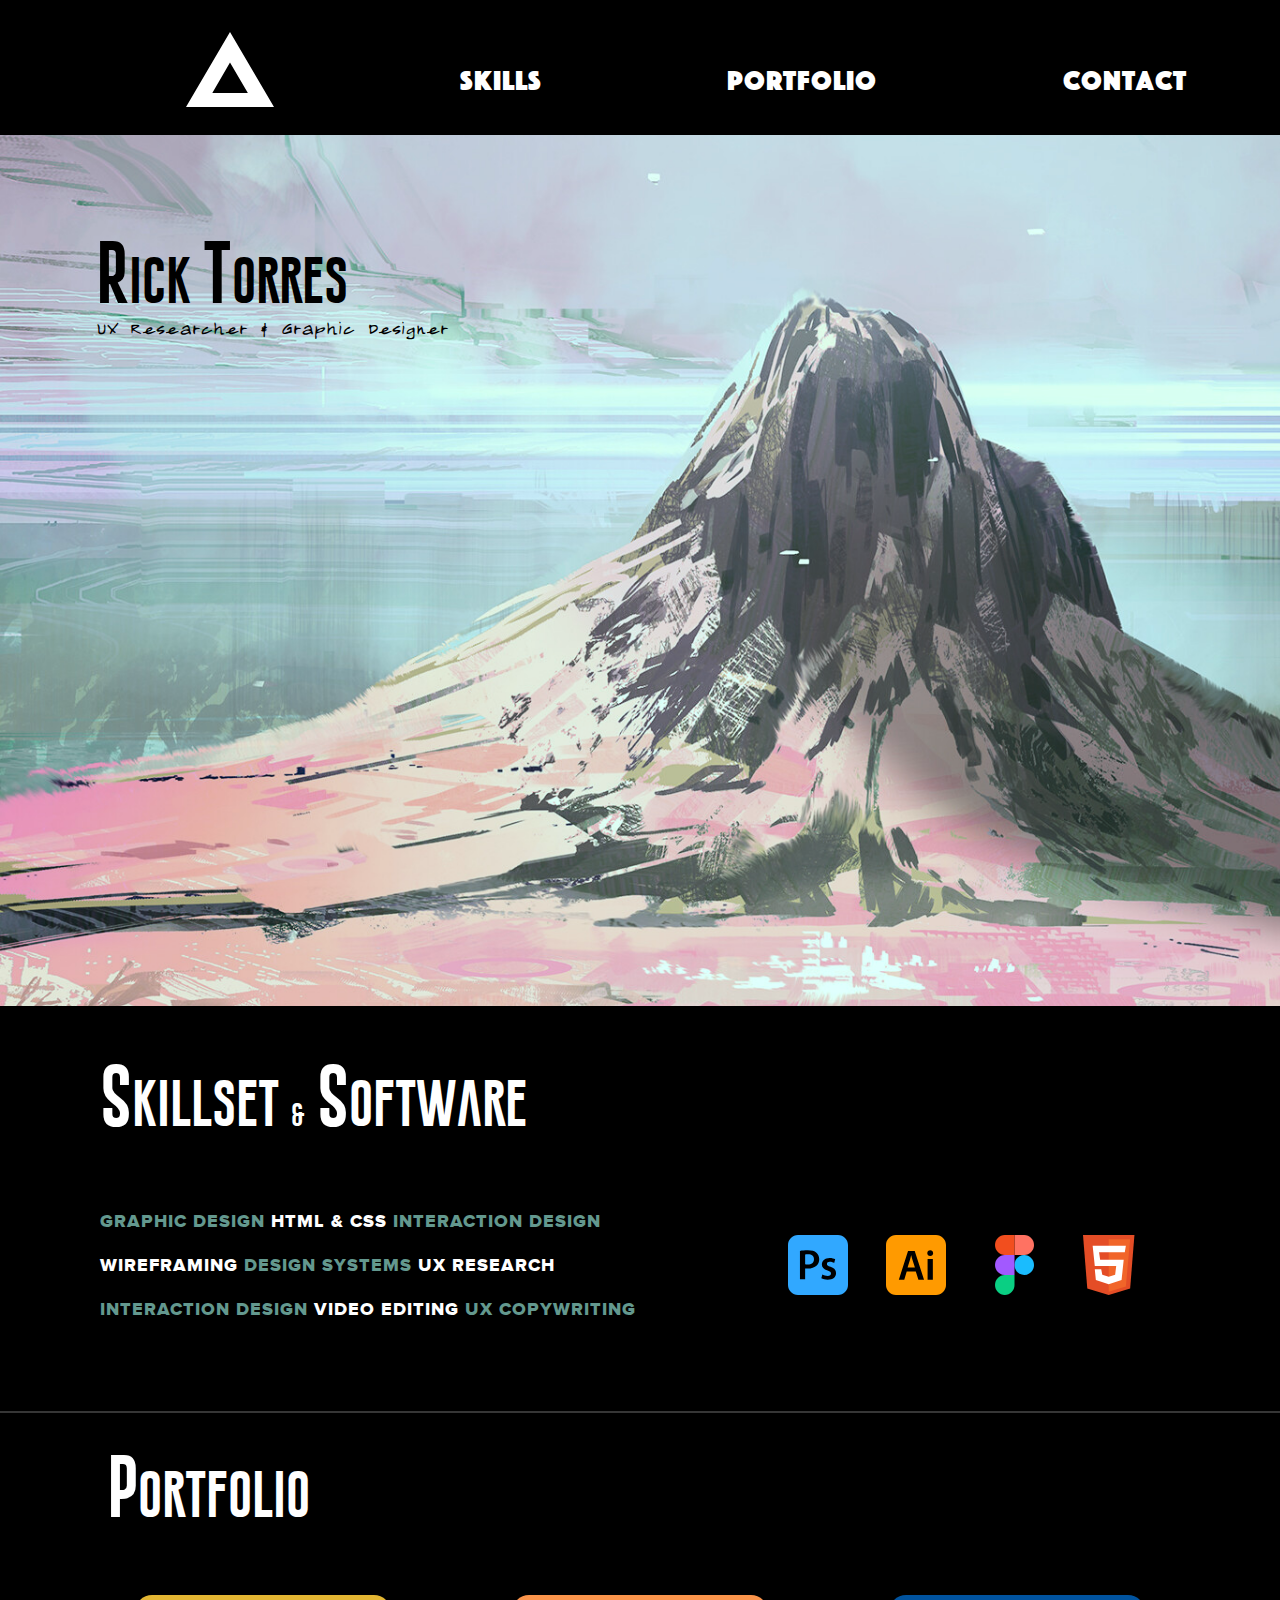
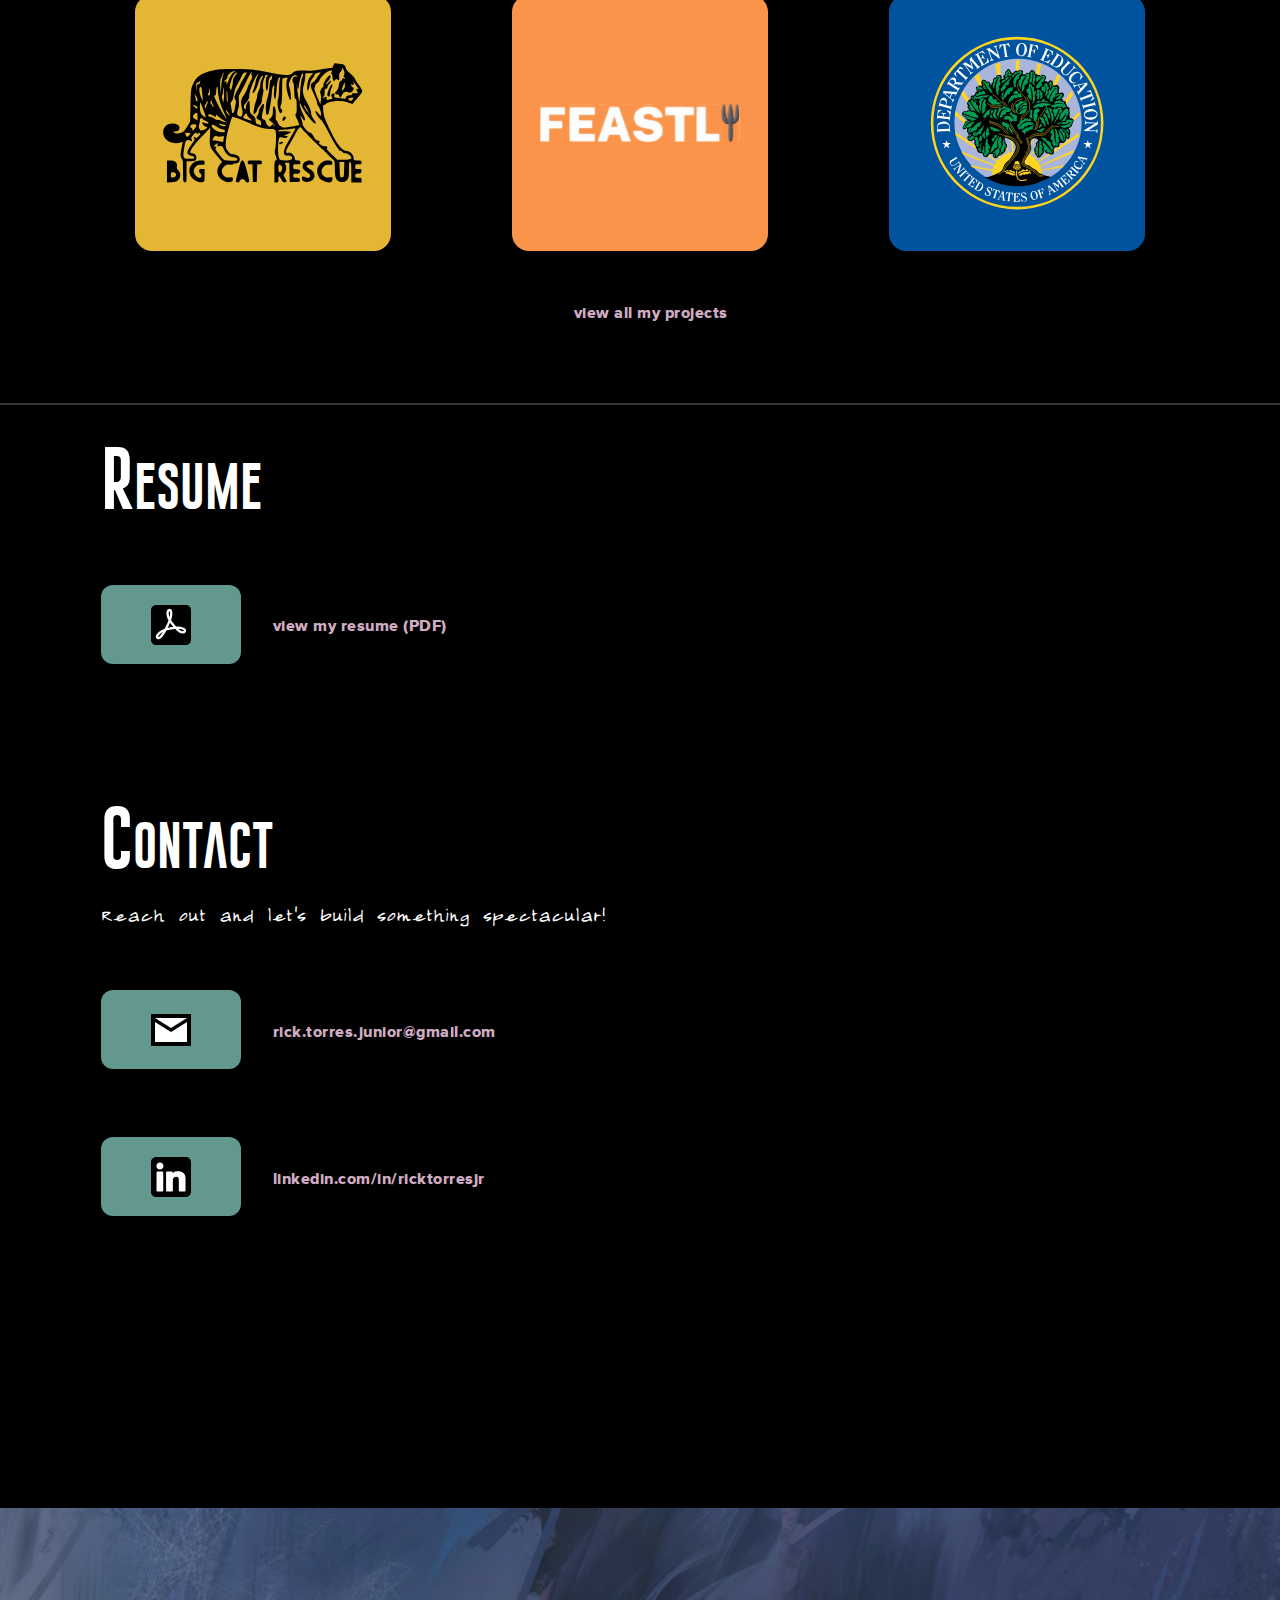
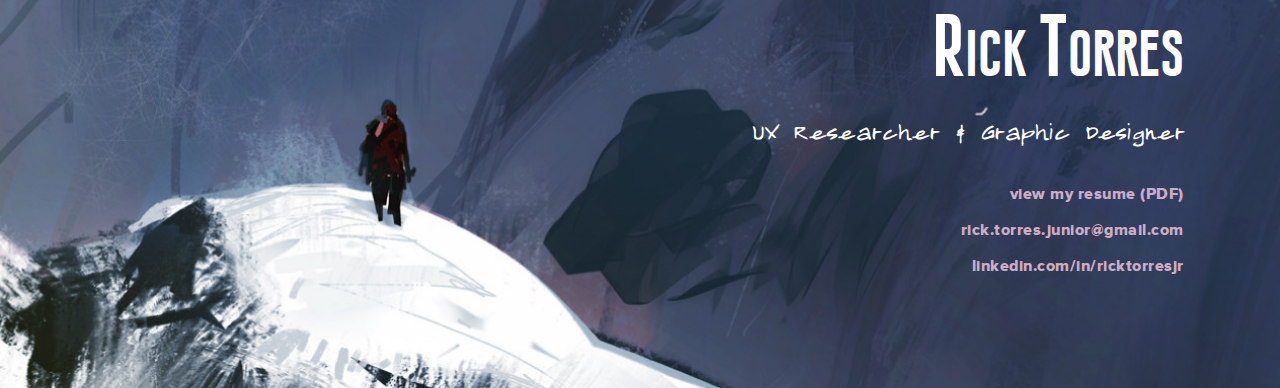
<file: index.html>
<!DOCTYPE html>
<html lang="en">
  <head>
    <meta charset="UTF-8">
    <meta name="viewport" content="width=device-width, initial-scale=1.0">
    <meta http-equiv="X-UA-Compatible" content="ie=edge">
    <title>Rick Torres</title>
    <link rel="stylesheet" type="text/css" href="styles.css" />
    <link rel="preconnect" href="https://fonts.googleapis.com">
    <link rel="preconnect" href="https://fonts.gstatic.com" crossorigin>
    <link href="https://fonts.googleapis.com/css2?family=Long+Cang&family=Rubik+Mono+One&display=swap" rel="stylesheet">
    <script src="script.js"></script>
    <script src="https://ajax.googleapis.com/ajax/libs/jquery/3.6.4/jquery.min.js"></script>
  </head>
  
  <body>

    <div class="parent">

      <!-- Section - Nav Bar -->

      <div class="nav_bar">

      <!-- Link - Home -->

      <div class="nav_link_splash">
        <a href="#section_splash">
        <img class="nav_logo" src="images/logo_triangle.svg" onmouseover="this.src='images/logo_triangle_green.svg'"
        onmouseout="this.src='images/logo_triangle.svg'" alt=""></a>
      </div>

      <!-- Link - Skills -->

      <div class="nav_link_skills"><h4><a href="#section_skills">Skills</a></h4></div>

      <!-- Link - Portfolio -->

      <div class="nav_link_portfolio"><h4><a href="portfolio.html">Portfolio</a></h4></div>

      <!-- Link - Contact -->

      <div class="nav_link_contact"><h4><a href="#section_resume">Contact</a></h4></div>

      </div> <!-- End of Nav Bar -->

 
      <!-- Section - Splash -->

      <!-- Splash BG -->

      <div id="section_splash" class="section_splash">
        <div class="splash_header">
          <h1 class="zero black">Rick <span class="font_superscript">T</span>orres<br><h6 class="zero black">UX Researcher & Graphic Designer</h6></h1>
        </div>
      </div>

      <!-- Section - Skills -->

      <div id="section_skills" class="col_10">
      <div class="skills_header"><h1>Skillset <span class="font_subscript">&</span> <span class="font_superscript">S</span>oftware</h1></div>

      <div class="skills_list"><h2>Graphic Design <span class="font_white">HTML & CSS</span> Interaction Design <span class="font_white">Wireframing</span> Design Systems <span class="font_white">UX Research</span> Interaction Design <span class="font_white">Video Editing</span><span> UX Copywriting</span></h2></div>

      <div class="skills_logos"><img src="images/logo_photoshop.svg" alt="Photoshop Logo"><img src="images/logo_illustrator.svg" alt="Illustrator Logo"><img src="images/logo_figma.svg" alt="Figma Logo"><img src="images/logo_html5.svg" alt="Daz3D Logo"></div>
      </div>

      <!-- Horizontal Divider -->

      <div class="divider"> </div>

      <!-- Section - Portfolio -->

      <div id="section_portfolio" class="portfolio_header"><h1>Portfolio</h1></div>

      <div class="container_portfolio_buttons">
        <div id="portfolio_btn_01">
          <a href="portfolio.html">
          <button class="btn_xl"><img src="images/btn_portfolio_bcr.svg" onmouseover="this.src='images/btn_portfolio_bcr_hover.svg'"
            onmouseout="this.src='images/btn_portfolio_bcr.svg'" alt=""></button></a>
        </div>
        <div id="portfolio_btn_02">
          <a href="portfolio.html">
          <button class="btn_xl btn_feastly"><img src="images/btn_portfolio_feastly.svg" onmouseover="this.src='images/btn_portfolio_feastly_hover.svg'"
            onmouseout="this.src='images/btn_portfolio_feastly.svg'"></button></a>
        </div>
        <div id="portfolio_btn_03">
          <a href="portfolio.html">
          <button class="btn_xl"><img src="images/btn_portfolio_doe.svg" onmouseover="this.src='images/btn_portfolio_doe_hover.svg'"
            onmouseout="this.src='images/btn_portfolio_doe.svg'"></button></a>
        </div>
        <br>
        <a href="portfolio.html"><p class="font_link center">view all my projects</p></a>
      </div>

      <!-- Horizontal Divider -->

      <div class="divider"> </div>

      <!-- Section - Resume -->

      <div id="section_resume" class="col_10">
        <div class="resume_header">
        <h1>Resume</h1>
        </div>
        <div class="btn_resume">
        <a href="images/resume_ricktorres.pdf" target="blank"><img src="images/btn_resume.svg" onmouseover="this.src='images/btn_resume_hover.svg'"
        onmouseout="this.src='images/btn_resume.svg'" alt="Click here to download my resume in PDF format"></a>
        </div>
        <div class="link_resume">
        <a href="images/resume_ricktorres.pdf" target="blank"><p class="font_link">view my resume (PDF)</p></a>
        </div>
      </div>

      <!-- Section - Contact -->

      <div id="section_contact" class="col_10">
      <div class="contact_header">
        <h1>Contact</h1>
        <h6>Reach out and let's build something spectacular!</h6>
      </div>
      <div class="btn_email">
        <a href="mailto:rick.torres.junior@gmail.com"><img id="button_email" src="images/btn_email.svg" onmouseover="this.src='images/btn_email_hover.svg'"
        onmouseout="this.src='images/btn_email.svg'" alt="You can reach me at rick.torres.junior@gmail.com"></a>
      </div>
      <div class="link_email">
        <p class="font_link">rick.torres.junior@gmail.com</p>
      </div>
      <div class="btn_linkedin">
        <a href="https://www.linkedin.com/in/ricktorresjr" target="blank">
        <img id="button_email" src="images/btn_linkedin.svg" onmouseover="this.src='images/btn_linkedin_hover.svg'"
        onmouseout="this.src='images/btn_linkedin.svg'" alt="You can reach me at rick.torres.junior@gmail.com"></a>
      </div>
      <div class="link_linkedin">
        <p class="font_link">linkedin.com/in/ricktorresjr</p>
      </div>
      </div>

      <!-- Footer Nav -->

      <div class="container_footer_nav">

        <div id="btn_footer_home">
          <button class="btn_footer_nav" id="btn_home" onclick="location.href='index.html#section_splash';">
          <svg version="1.1" id="Layer_1" xmlns="http://www.w3.org/2000/svg" xmlns:xlink="http://www.w3.org/1999/xlink" x="0px" y="0px" width="36" height="30" viewBox="0 0 36 30" fill="none">
          <path id="path1" d="M18 0L0.5 30H35.5L18 0ZM18 12.1875L25.1094 24.375H10.959L18 12.1875Z" fill="#CFACC3"/></svg>
          <p>Home</p>
          </button>
        </div>

        <div id="btn_footer_skills">
          <button class="btn_footer_nav" id="btn_skills" onclick="location.href='index.html#section_skills';">
          <svg svg version="1.1" id="Layer_1" xmlns="http://www.w3.org/2000/svg" xmlns:xlink="http://www.w3.org/1999/xlink" width="32" height="30" viewBox="0 0 32 30" fill="none">
          <path id="path2" d="M8.91648 8.34553e-05C1.38452 -0.0359585 -0.292677 11.6133 10.2694 13.3195C8.32849 13.3531 6.62564 13.8288 4.23289 14.9502C-2.23212 17.9798 -0.925143 27.8162 5.66789 26.7509C7.93643 26.3843 9.03715 23.5909 5.72546 22.6459C6.81203 24.5052 3.88537 25.6034 2.96835 22.7676C2.22739 20.4764 4.35954 18.0637 6.42037 17.4304C8.42705 16.8138 10.055 16.7485 11.8463 17.0634C9.43927 19.2138 8.12592 22.1159 9.05827 24.8259C11.9875 33.34 21.7001 30.0074 19.7722 24.404C19.0915 22.4257 17.0479 21.4839 15.2983 23.7663C17.6119 23.2104 18.6176 26.1995 16.495 26.8645C14.761 27.408 12.5334 26.0152 12.1505 24.2686C11.636 21.9208 13.4513 19.4214 15.7547 18.2877C17.2137 20.5087 18.3082 21.3444 21.2299 22.8204C26.8778 25.6733 35.241 20.526 30.6979 15.8801C29.2093 14.3578 27.1074 13.9951 26.2569 16.7042C28.2431 15.4427 30.2537 18.387 28.4857 19.6907C27.0415 20.7556 24.4392 20.8922 22.7987 20.036C20.7725 18.9785 19.2597 17.6627 18.1808 15.8584C21.9356 16.718 26.0486 15.7916 27.5892 13.0114C30.5973 7.58309 27.1256 3.43782 23.6992 3.38081C22.3585 3.35845 21.0245 3.96081 20.0888 5.35872C18.9144 7.11348 19.4431 9.22243 22.4019 9.07117C20.4867 7.71313 22.2769 5.07623 24.1597 6.22404C25.6978 7.16164 25.6397 9.48163 24.8012 11.0765C23.8034 12.9747 20.8159 14.2624 18.5468 12.6248C18.3489 12.2662 18.1808 11.8912 18.0349 11.5044C18.6264 11.0969 19.0135 10.4352 19.0135 9.69129C19.0135 8.57537 18.1416 7.6418 17.017 7.47992C16.3747 4.52034 15.4814 1.66247 11.4349 0.410045C10.5375 0.132258 9.69554 0.00366257 8.91635 2.06989e-05L8.91648 8.34553e-05ZM16.6698 8.62787C17.2924 8.62787 17.7841 9.09717 17.7841 9.69142C17.7841 10.2856 17.2924 10.7549 16.6698 10.7549C16.0472 10.7549 15.5576 10.2856 15.5576 9.69136C15.5576 9.09717 16.0472 8.62787 16.6698 8.62787H16.6698ZM12.3665 9.28717C12.9891 9.28717 13.4809 9.75647 13.4809 10.3507C13.4809 10.9449 12.9891 11.4142 12.3665 11.4142C11.7439 11.4142 11.2521 10.9449 11.2521 10.3507C11.2521 9.75647 11.7439 9.28717 12.3665 9.28717Z" fill="#ffffff"/></svg>
          <p>Skills</p></button>
          </div>

        <div id="btn_footer_portfolio">
          <button class="btn_footer_nav" id="btn_portfolio" onclick="location.href='portfolio.html#portfolio_page_header';">
          <svg svg version="1.1" id="Layer_1" xmlns="http://www.w3.org/2000/svg" xmlns:xlink="http://www.w3.org/1999/xlink" width="34" height="30" viewBox="0 0 34 30" fill="none">
          <path id="path3" d="M33.9463 5.99974C34.6105 3.78492 28.9899 0.242344 23.9005 0.021287C14.0316 -0.376899 1.10969 4.80377 0.0476172 16.1839C-0.749649 25.3068 8.63345 30 15.537 30C22.4844 30 29.0792 24.6422 29.7872 21.7189C30.4953 18.7077 23.4586 19.5494 23.9458 14.7669C24.6538 7.99209 32.9734 9.23199 33.9477 5.99832L33.9463 5.99974ZM23.5025 4.45093C23.5025 5.60297 22.6175 6.48862 21.5115 6.48862C20.3602 6.48862 19.4751 5.60297 19.4751 4.45093C19.4751 3.34423 20.3602 2.45858 21.5115 2.45858C22.6175 2.45858 23.5025 3.34423 23.5025 4.45093ZM18.0151 5.5137C18.0151 6.7536 17.0409 7.72852 15.8471 7.72852C14.6533 7.72852 13.679 6.7536 13.679 5.5137C13.679 4.36165 14.6533 3.38815 15.8471 3.38815C17.0409 3.38815 18.0151 4.36307 18.0151 5.5137ZM12.7487 8.39169C12.7487 9.67552 11.7744 10.6944 10.4914 10.6944C9.25229 10.6944 8.23411 9.67552 8.23411 8.39169C8.23411 7.19572 9.25229 6.22222 10.4914 6.22222C11.7744 6.22222 12.7487 7.19713 12.7487 8.39169ZM8.32333 13.4392C8.32333 14.723 7.26125 15.7858 5.97826 15.7858C4.60605 15.7858 3.54398 14.723 3.54398 13.4392C3.54398 12.0661 4.60605 11.0033 5.97826 11.0033C7.26125 11.0033 8.32333 12.0661 8.32333 13.4392ZM20.4933 21.9413C20.4933 23.6248 19.0772 24.9965 17.351 24.9965C15.6687 24.9965 14.2979 23.6234 14.2979 21.9413C14.2979 20.214 15.6701 18.753 17.351 18.753C19.0772 18.753 20.4933 20.214 20.4933 21.9413Z" fill="#ffffff"/></svg>
          <p>Portoflio</p></button>
        </div>

        <div id="btn_footer_contact">
          <button class="btn_footer_nav" id="btn_contact" onclick="location.href='index.html#section_resume';">
            <svg width="30" height="30" viewBox="0 0 30 30" fill="none" xmlns="http://www.w3.org/2000/svg">
            <path id="path4" d="M0 0V24.2857H5.71429V30L17.8571 24.2857H30V0H0ZM10 14.2857H5.71429V10H10V14.2857ZM17.1429 14.2857H12.8571V10H17.1429V14.2857ZM24.2857 14.2857H20V10H24.2857V14.2857Z" fill="#ffffff"/></svg>
          <p>Contact</p></button>
        </div>

      </div> <!-- End of Footer Nav -->

      <!-- Footer -->

      <div class="section_footer">
      <div class="footer_logo">
        <h1>Rick <span class="font_superscript">T</span>orres<br><span class="font_footer_subheader">UX Researcher & Graphic Designer</span>
        </h1><a href="images/resume_ricktorres.pdf" target="blank">
        <p class="font_link">view my resume (PDF)</p></a><p class="font_link"><a href="mailto:rick.torres.junior@gmail.com">rick.torres.junior@gmail.com</a></p><p class="font_link"><a href="https://www.linkedin.com/in/ricktorresjr" target="blank">linkedin.com/in/ricktorresjr</a></p>
      </div>
      </div> <!-- End of Footer -->

    </div> <!-- End of Parent Container -->

  </body>

  <script>
  
  // Change Selected Icon Color

  $('#btn_home').on("click", function() {
      $('#path2, #path3, #path4').css({ fill: "#ffffff" });
      $('#path1').css({ fill: "#CFACC3" });
      // const label_home = document.getElementById('btn_home');
      // label_home.style.color = '#CFACC3';
      // const label_skills = document.getElementById('btn_skills');
      // label_skills.style.color = '#FFFFFF';
      // const label_portfolio = document.getElementById('btn_portfolio');
      // label_portfolio.style.color = '#FFFFFF';
      // const label_contact = document.getElementById('btn_contact');
      // label_contact.style.color = '#FFFFFF';
  });
  $('#btn_skills').on("click", function() {
      $('#path1, #path3, #path4').css({ fill: "#ffffff" });
      $('#path2').css({ fill: "#CFACC3" });
      // const label_home = document.getElementById('btn_home');
      // label_home.style.color = '#FFFFFF';
      // const label_skills = document.getElementById('btn_skills');
      // label_skills.style.color = '#CFACC3';
      // const label_portfolio = document.getElementById('btn_portfolio');
      // label_portfolio.style.color = '#FFFFFF';
      // const label_contact = document.getElementById('btn_contact');
      // label_contact.style.color = '#FFFFFF';
  });
  $('#btn_portfolio').on("click", function() {
      $('#path1, #path2, #path4').css({ fill: "#ffffff" });
      $('#path3').css({ fill: "#CFACC3" });
      // const label_home = document.getElementById('btn_home');
      // label_home.style.color = '#FFFFFF';
      // const label_skills = document.getElementById('btn_skills');
      // label_skills.style.color = '#FFFFFF';
      // const label_portfolio = document.getElementById('btn_portfolio');
      // label_portfolio.style.color = '#CFACC3';
      // const label_contact = document.getElementById('btn_contact');
      // label_contact.style.color = '#FFFFFF';
  });
  $('#btn_contact').on("click", function() {
      $('#path1, #path2, #path3').css({ fill: "#ffffff" });
      $('#path4').css({ fill: "#CFACC3" });
      // const label_home = document.getElementById('btn_home');
      // label_home.style.color = '#FFFFFF';
      // const label_skills = document.getElementById('btn_skills');
      // label_skills.style.color = '#FFFFFF';
      // const label_portfolio = document.getElementById('btn_portfolio');
      // label_portfolio.style.color = '#FFFFFF';
      // const label_contact = document.getElementById('btn_contact');
      // label_contact.style.color = '#CFACC3';
  });

  </script>

</html>
</file>
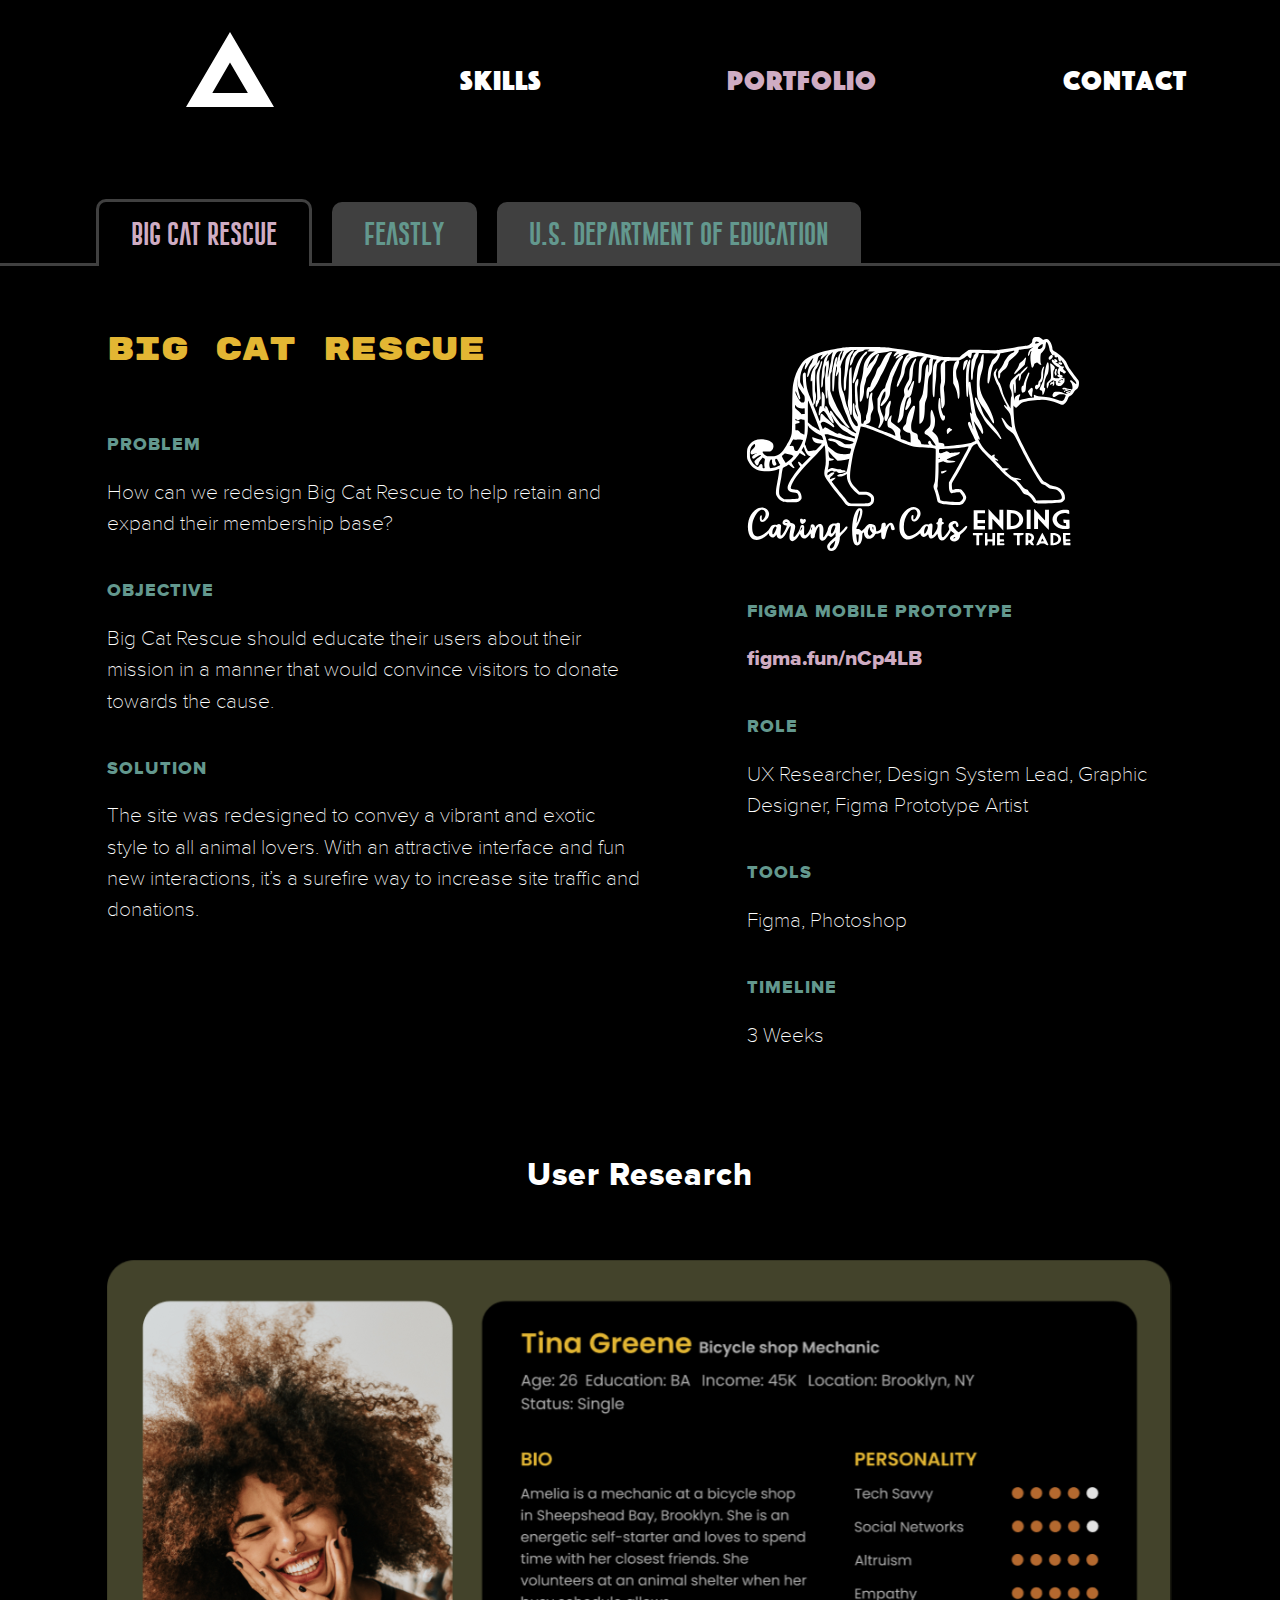
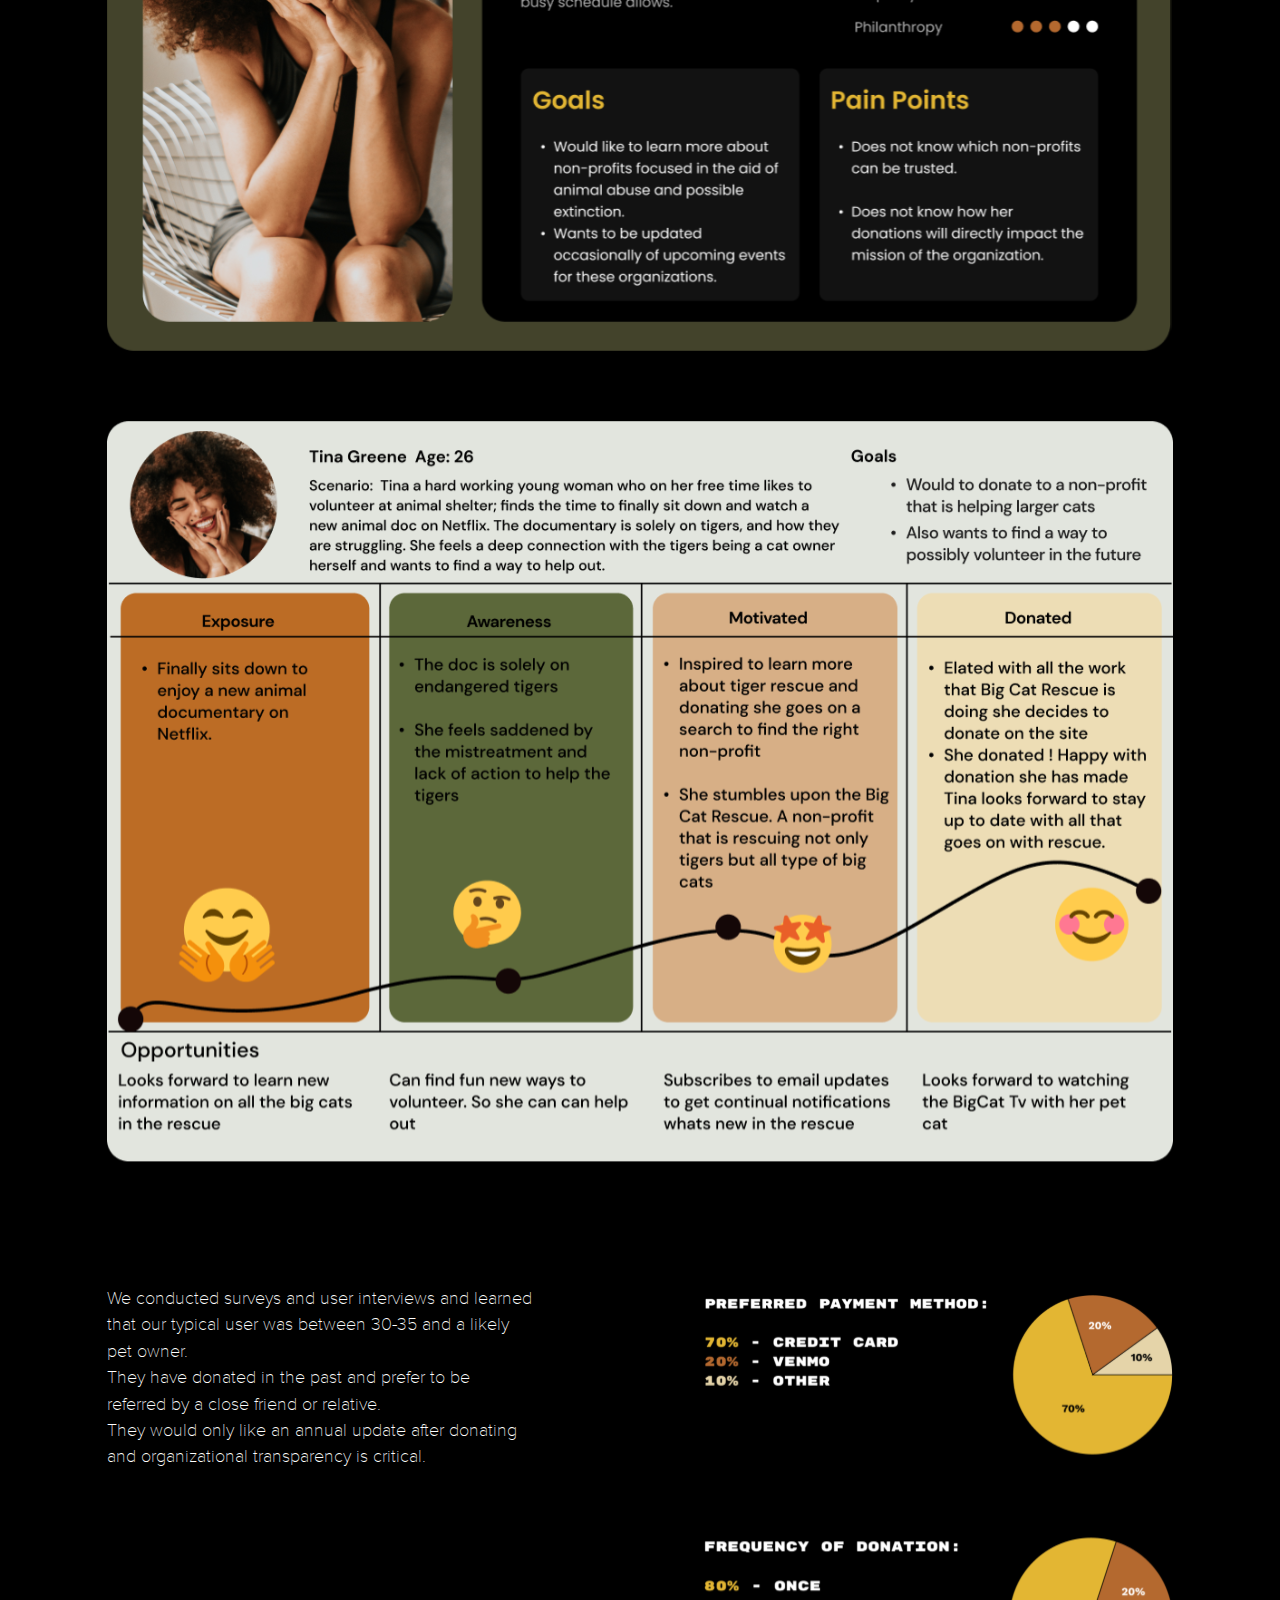
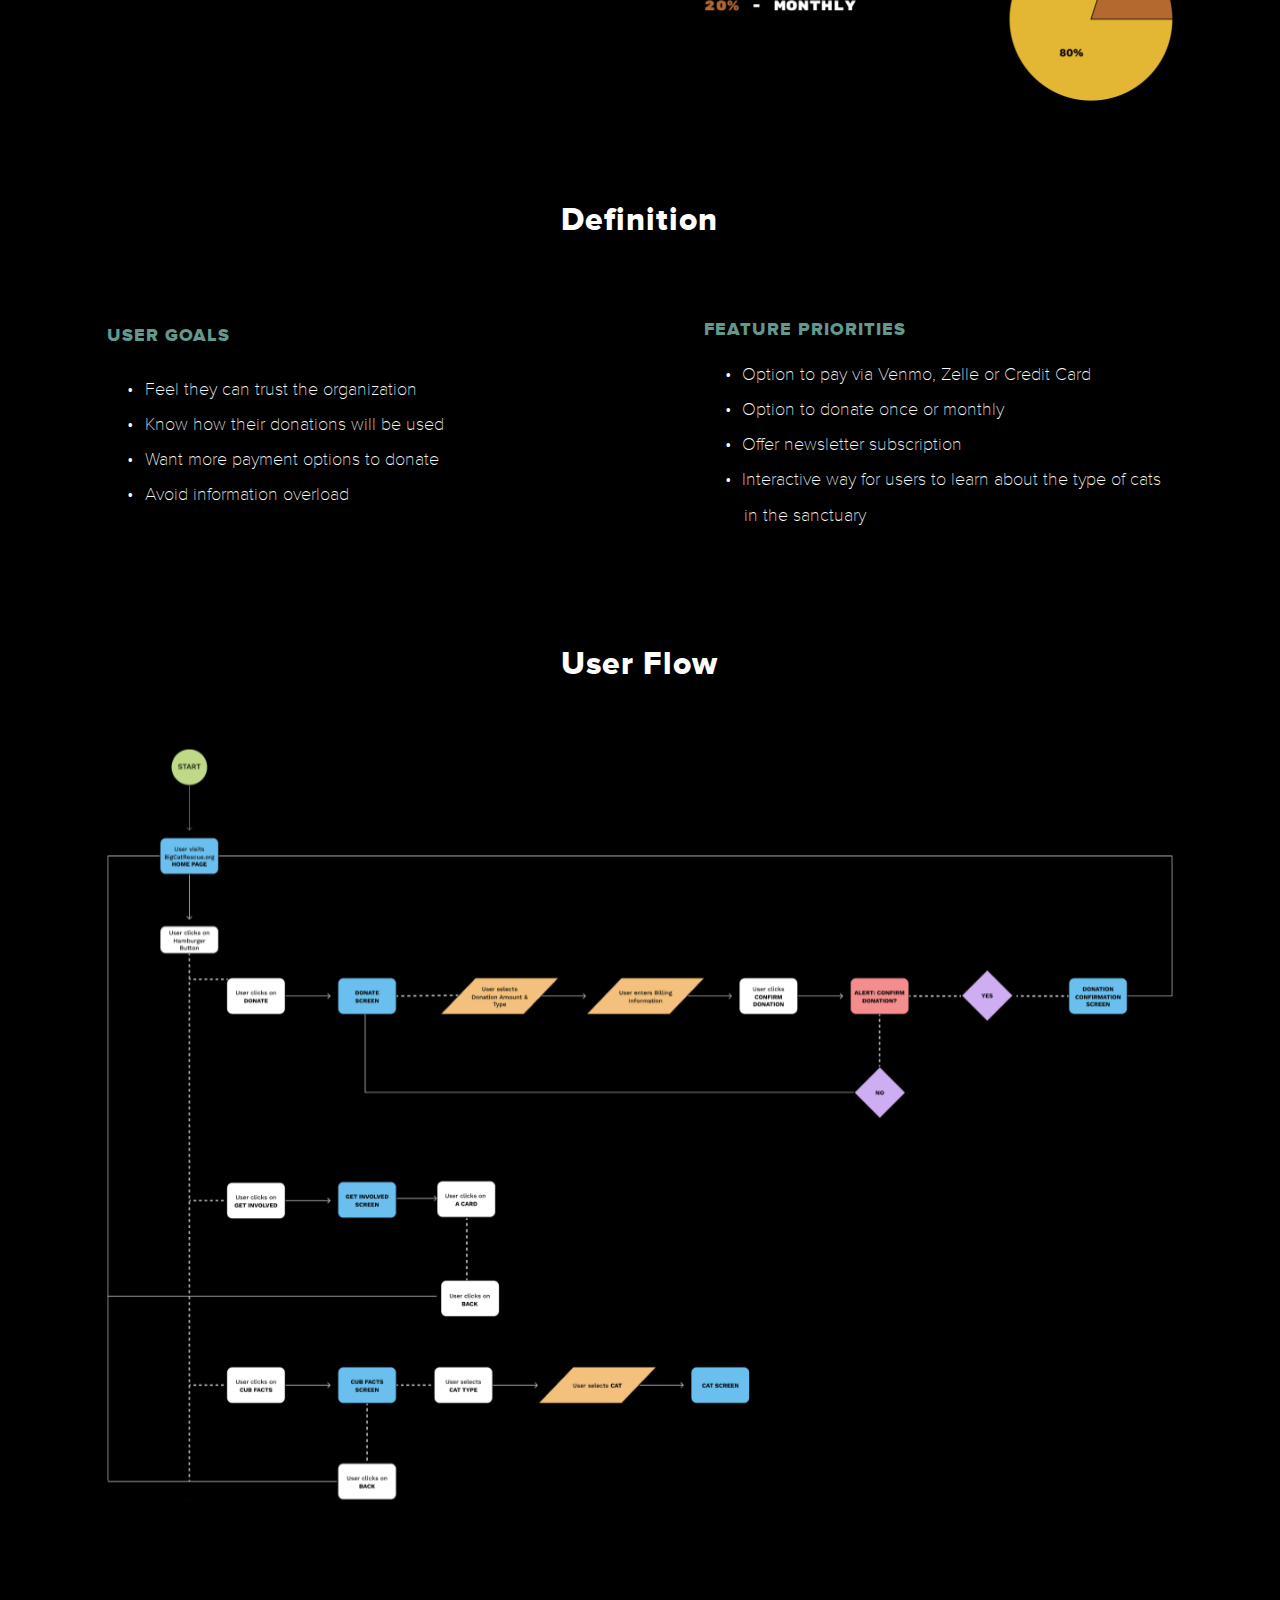
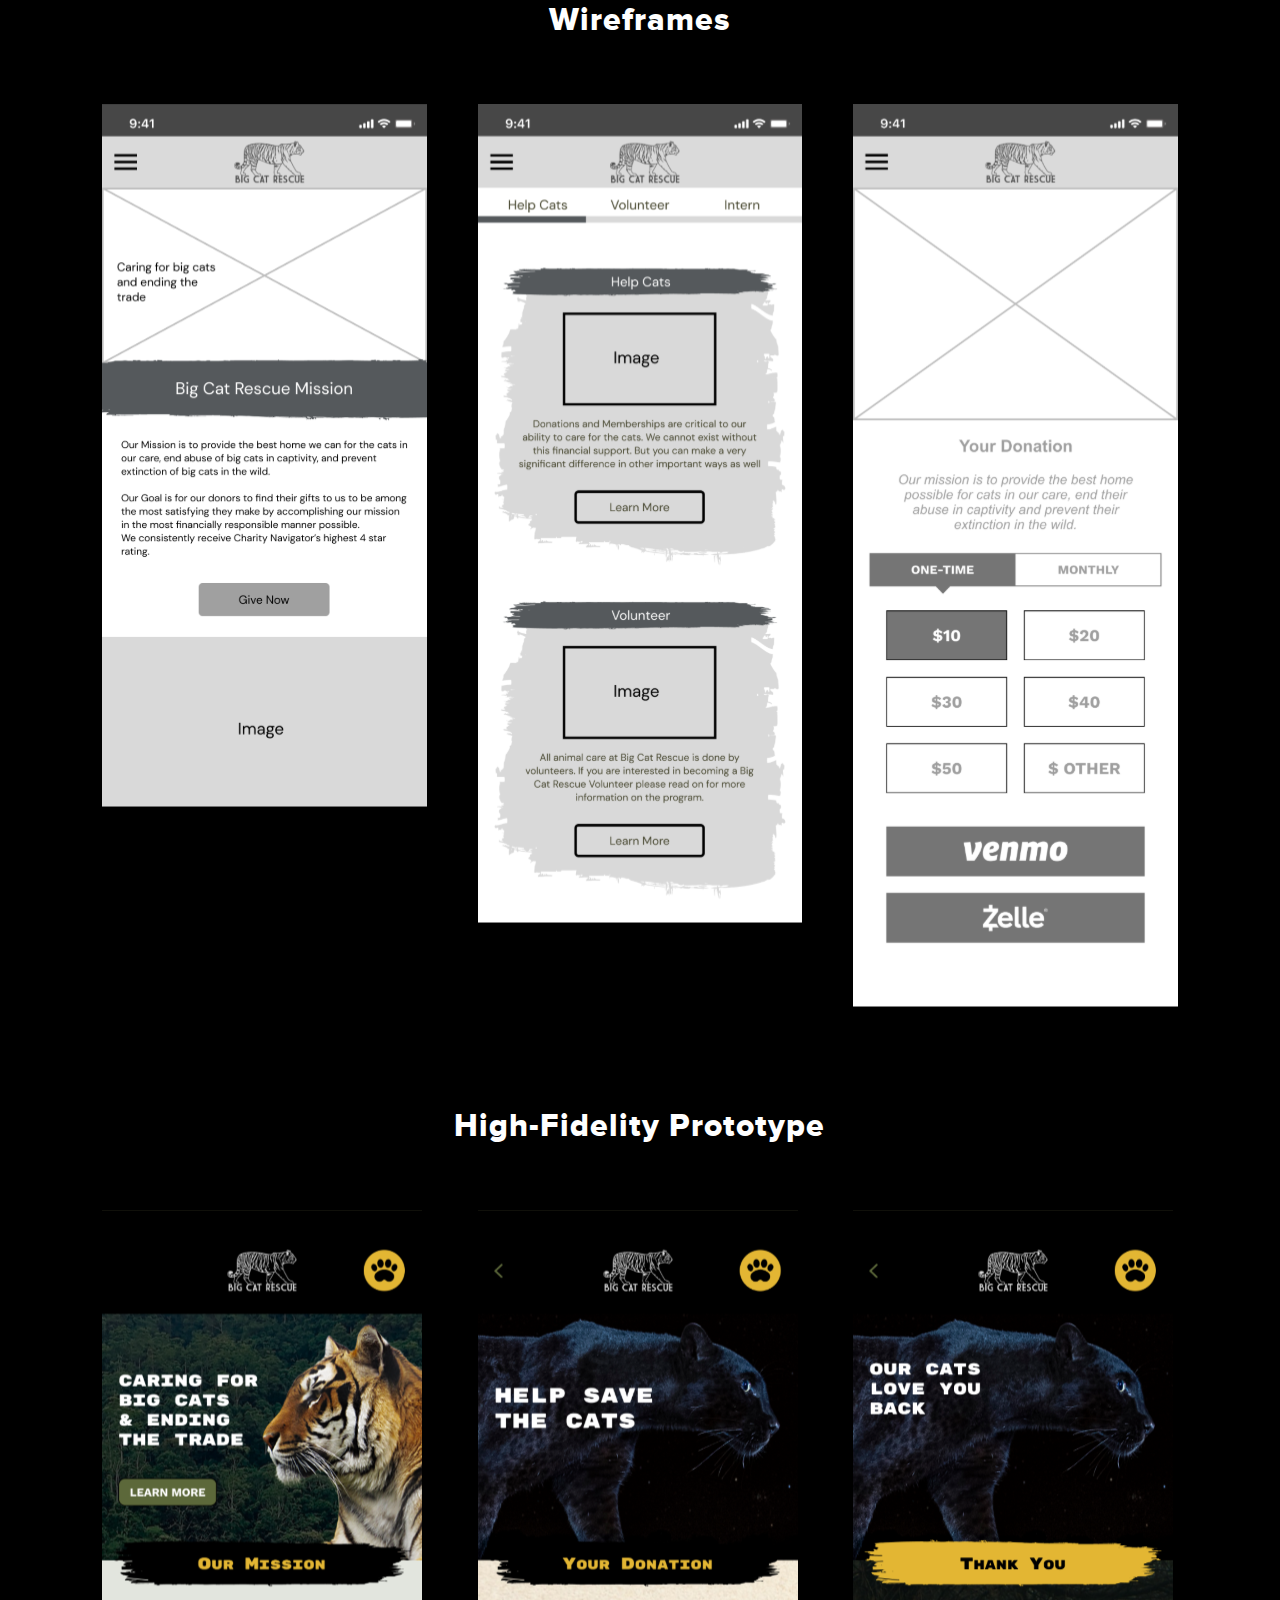
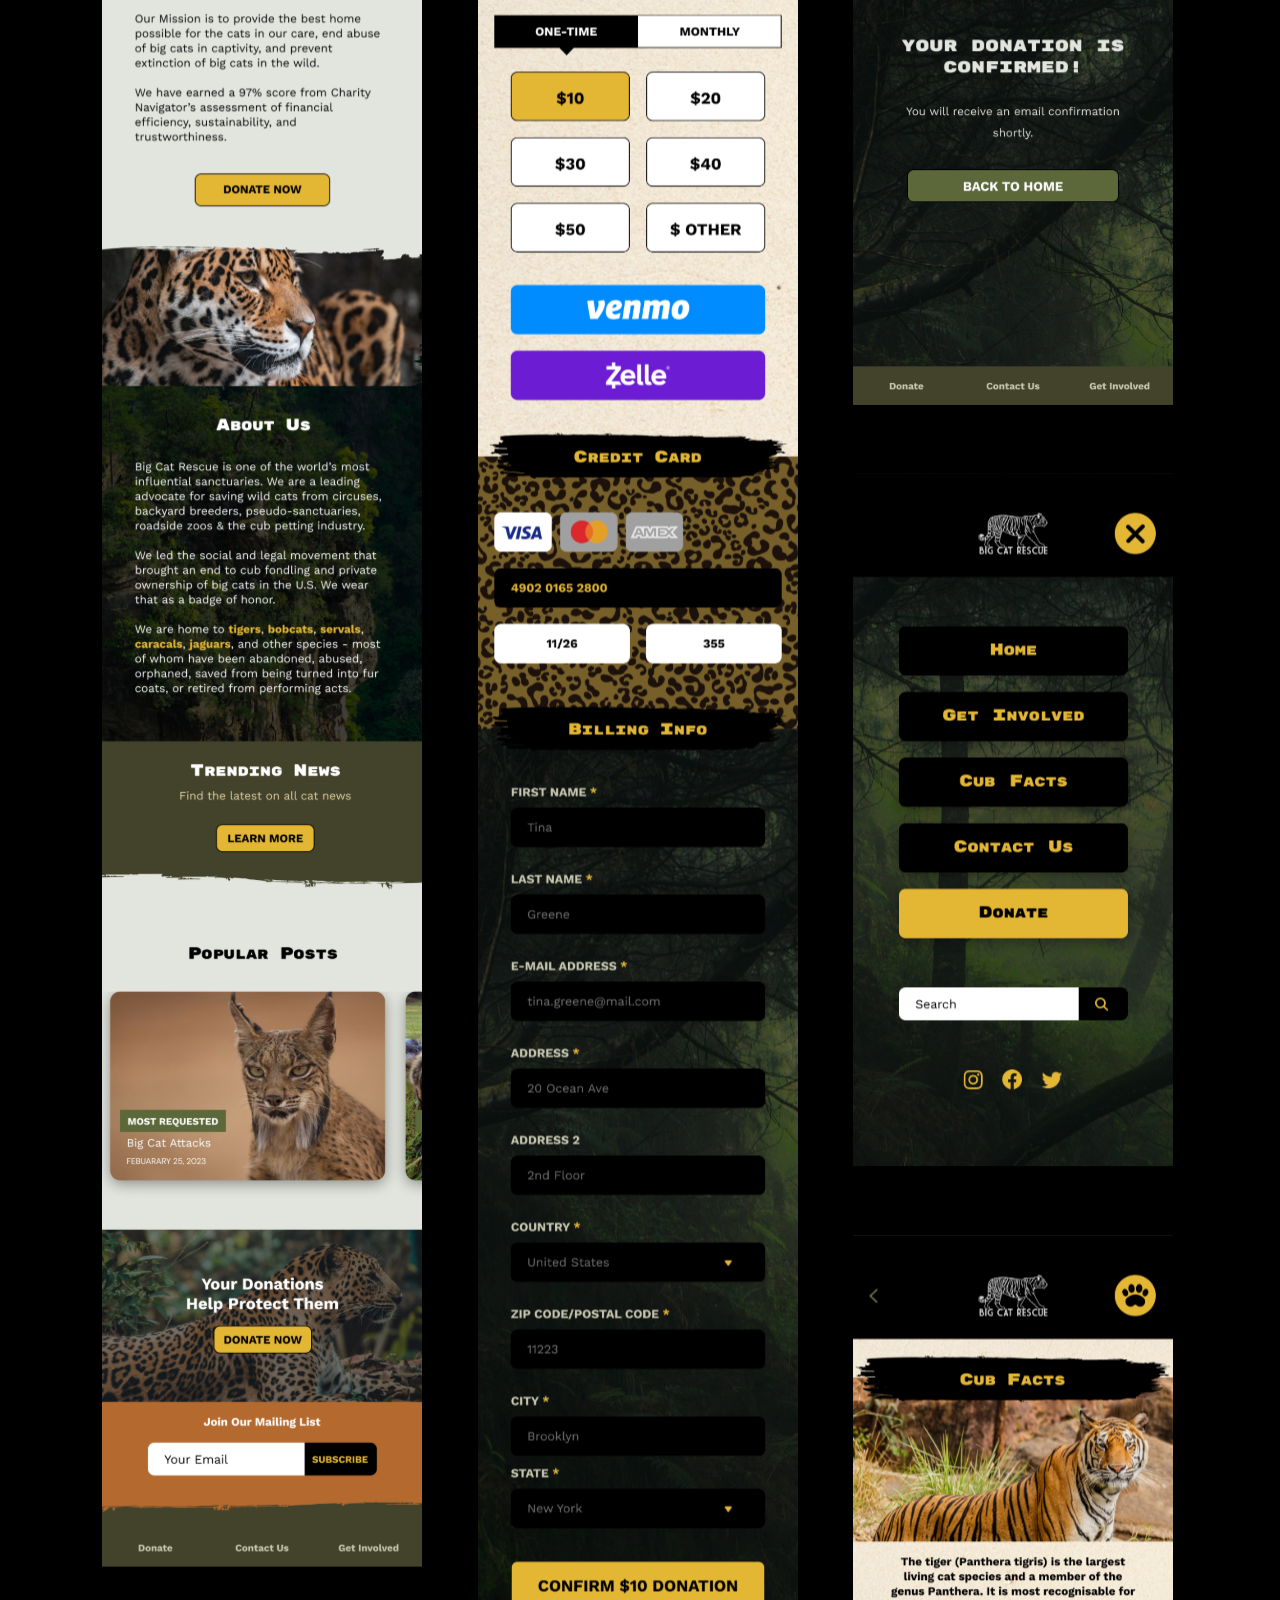
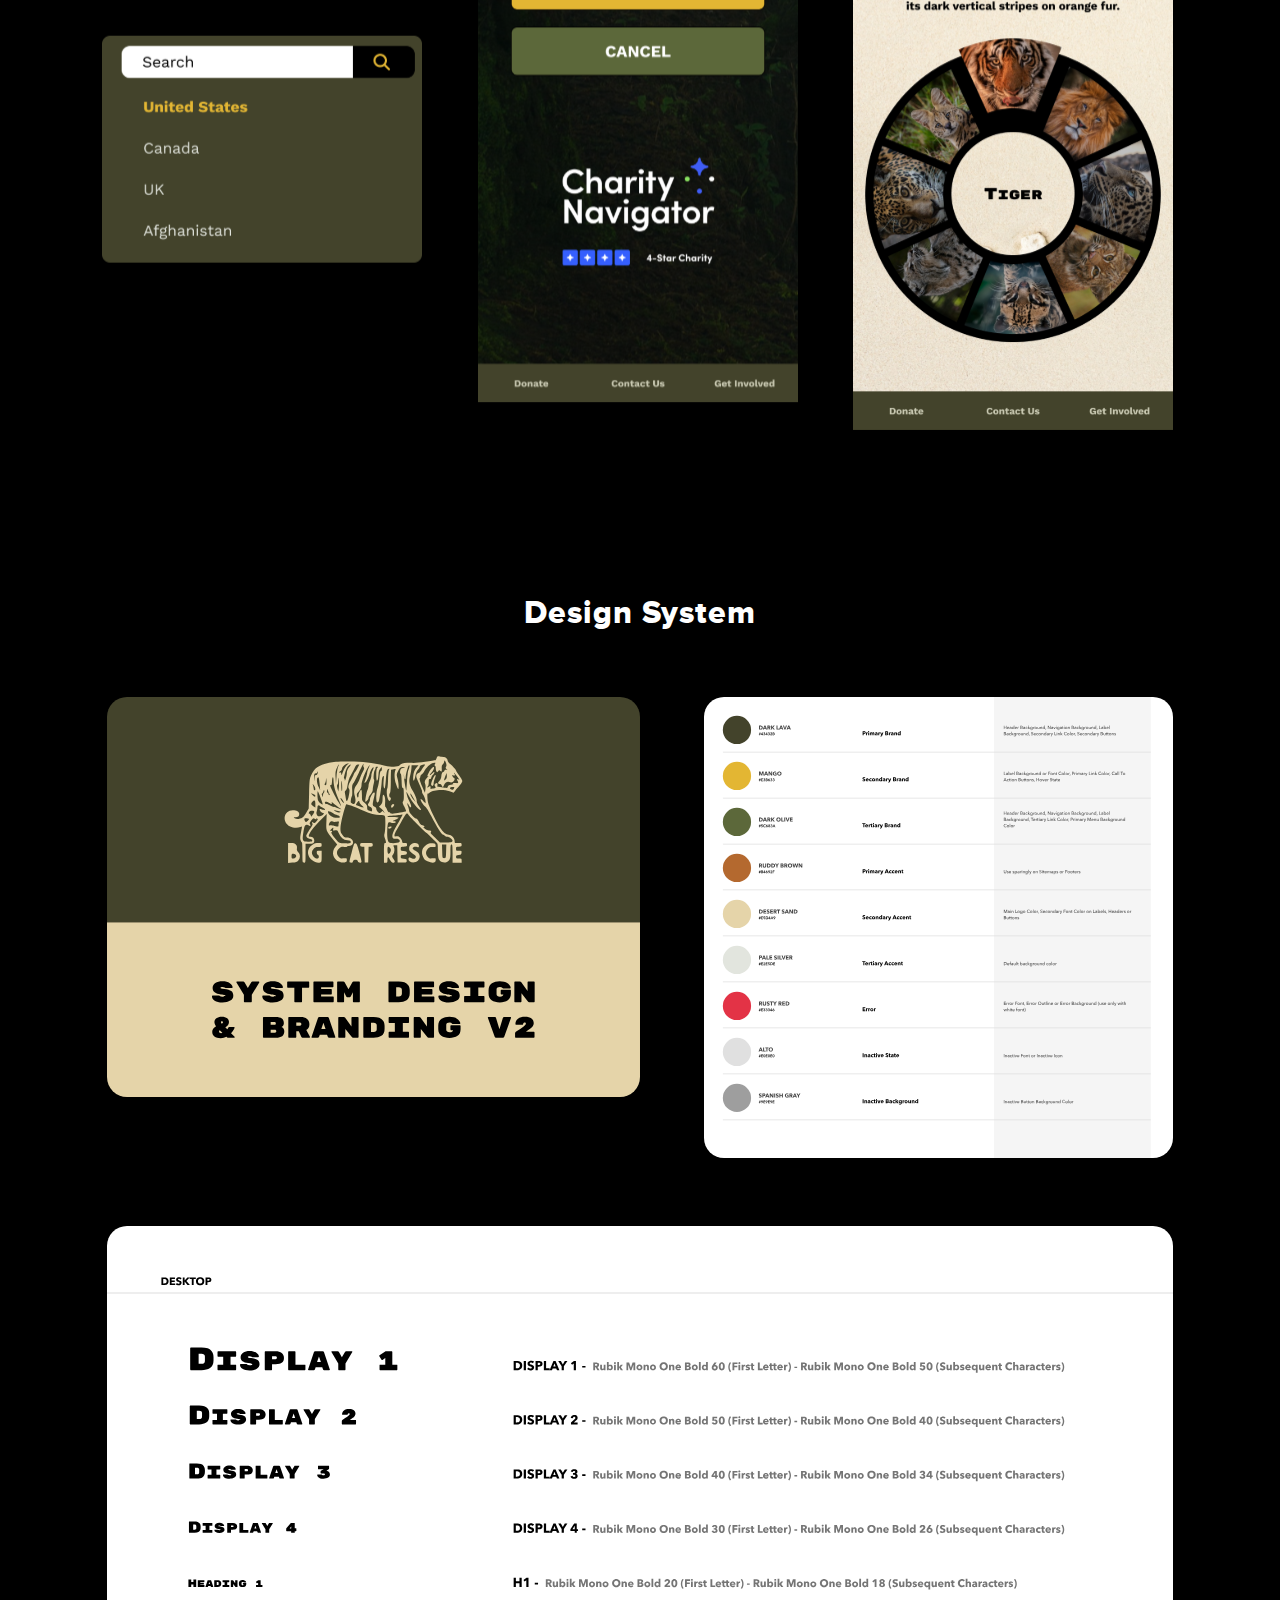
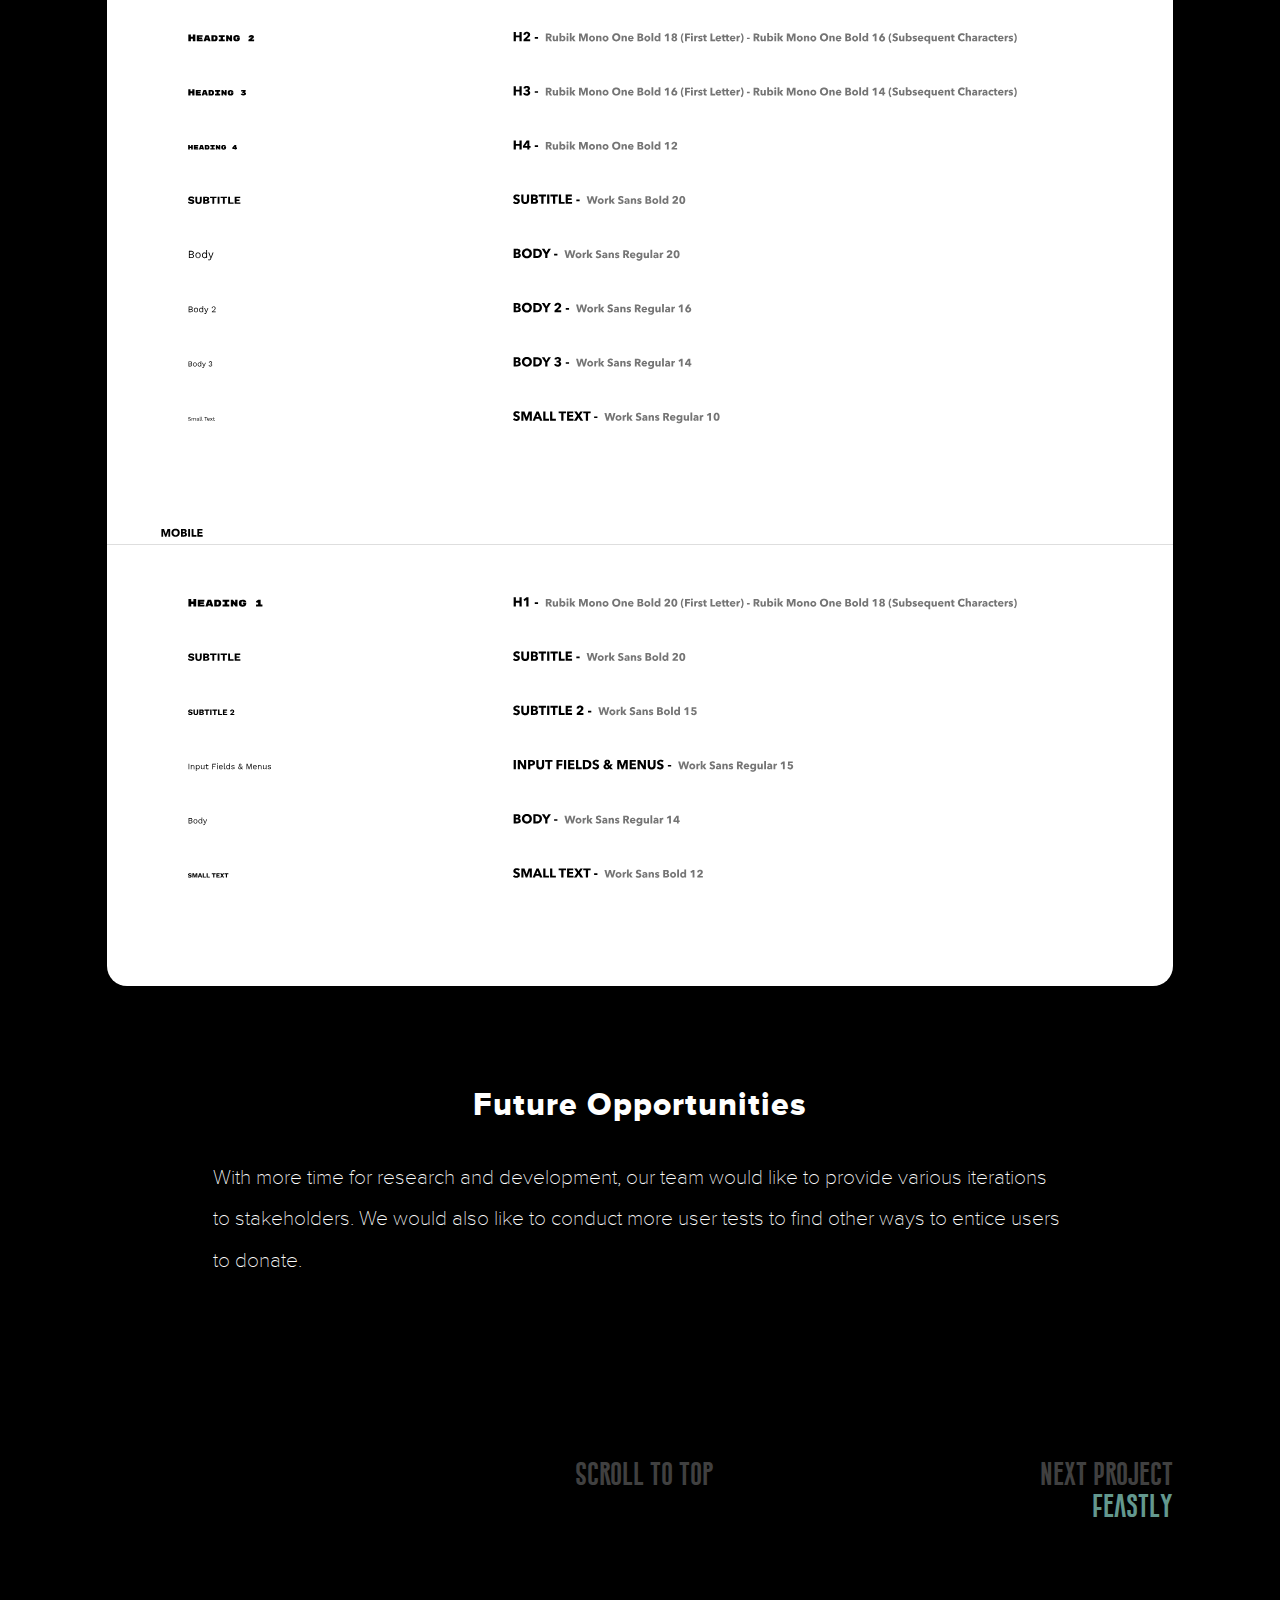
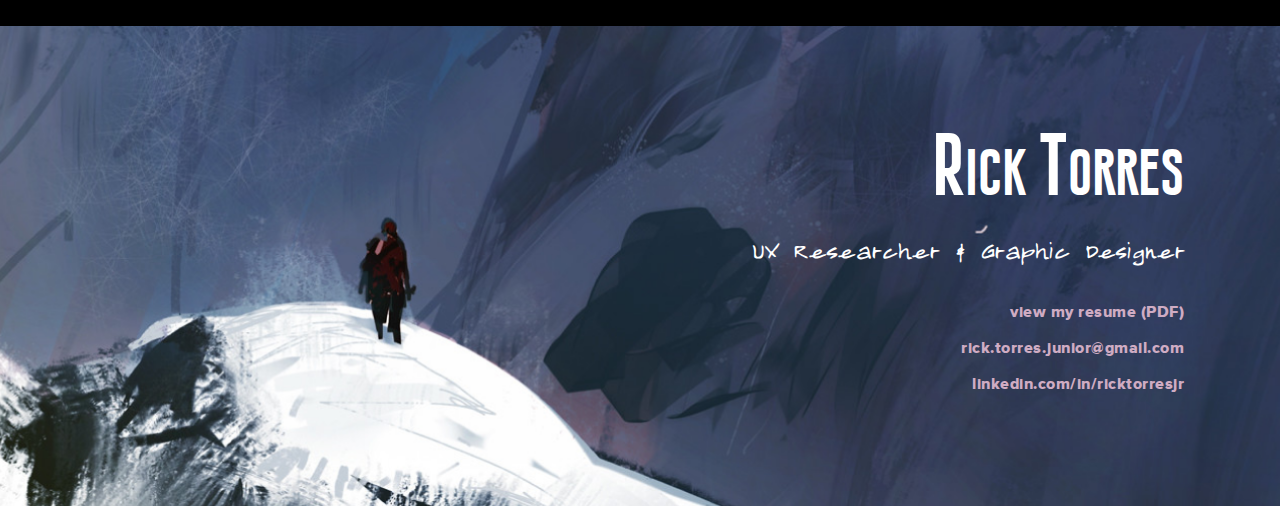
<file: portfolio.html>
<!DOCTYPE html>
<html lang="en">
  <head>
    <meta charset="UTF-8">
    <meta name="viewport" content="width=device-width, initial-scale=1.0">
    <meta http-equiv="X-UA-Compatible" content="ie=edge">
    <title>Portfolio</title>
    <link rel="stylesheet" type="text/css" href="styles.css" />
    <link rel="preconnect" href="https://fonts.googleapis.com">
    <link rel="preconnect" href="https://fonts.gstatic.com" crossorigin>
    <link href="https://fonts.googleapis.com/css2?family=Long+Cang&family=Rubik+Mono+One&family=Open+Sans:wght@800&display=swap" rel="stylesheet">
    <script src="script.js"></script> 
  </head>
  
  <body>

    <div class="parent">

      <!-- Nav Bar -->

      <div class="nav_bar">
        <div class="nav_link_splash">
        <a href="index.html">
        <img class="nav_logo" src="images/logo_triangle.svg" onmouseover="this.src='images/logo_triangle_green.svg.svg'"
        onmouseout="this.src='images/logo_triangle.svg'" alt=""></a>
        </div>
        <div class="nav_link_skills"><h4><a href="index.html#section_skills">Skills</a></h4></div>
        <div class="nav_link_portfolio"><h4><a href="#container_tabbed_nav" class="secondary">Portfolio</a></h4>
        </div>
        <div class="nav_link_contact"><h4><a href="index.html#section_contact">Contact</a></h4>
        </div>
      </div> <!-- End of Nav Bar -->

      <div id="portfolio_page_header">
        <h1>Portfolio</h1>
      </div>

      <!-- Tabbed Nav -->

      <div id="container_tabbed_nav" class="col_10">
        <button id="tabbed_nav_btn_bcr" class="tab_lg tab_lg_selected" onclick="openProject('bcr')">Big Cat Rescue</button>
        <button id="tabbed_nav_btn_feastly" class="tab_lg" onclick="openProject('feastly')">Feastly</button>
        <button id="tabbed_nav_btn_doe" class="tab_lg" onclick="openProject('doe')">U.S. Department of Education</button>
      </div>

      <div id="container_tabbed_nav_divider"></div>

      <div id="container_tabbed_pages" class="col_10">

      <!-- Project - Big Cat Rescue -->

      <div id="bcr" class="project_title">
      <!-- <div class="portfolio_header_right"></div> -->
      <div class="bcr_description col_10">
        <div class="image_project_logo_header">
          <img src="images/portfolio/bcr/bcr_logo_caring_for_cats.svg" alt="Image of Big Cat Rescue White Tiger Logo"></div>
        <p id="font_bcr">Big Cat Rescue</p>
        <h2>Problem</h2>
        <p class="font_body_project">How can we redesign Big Cat Rescue to help retain and expand their membership base?</p>
        <h2>Objective</h2><p class="font_body_project">Big Cat Rescue should educate their users about their mission in a manner that would convince visitors to donate towards the cause.</p>
        <h2>Solution</h2>
        <p class="font_body_project">The site was redesigned to convey a vibrant and exotic style to all animal lovers.  With an attractive interface and fun new interactions, it’s a surefire way to increase site traffic and donations.</p>
      </div>

      <div class="bcr_description_right">
        <img class="image_project_logo" src="images/portfolio/bcr/bcr_logo_caring_for_cats.svg" alt="Image of Big Cat Rescue White Tiger Logo">
        <h2>Figma Mobile Prototype</h2>
        <a href="https://www.figma.fun/nCp4LB" target="_new"><p class="font_body_project_link">figma.fun/nCp4LB</p></a>
        <h2>Role</h2>
        <p class="font_body_project">UX Researcher, Design System Lead, Graphic Designer, Figma Prototype Artist</p>
        <h2>Tools</h2>
        <p class="font_body_project">Figma, Photoshop</p>
        <h2>Timeline</h2>
        <p class="font_body_project">3 Weeks</p>
      </div>

      <div class="bcr_header_user_research">
        <h3>User Research</h3>
      </div>

      <div class="bcr_image_user_persona">
        <img src="images/portfolio/bcr/user_persona.svg" class="img_cover" alt="User Persona Image">
      </div>

      <div class="bcr_image_journey_map">
        <img src="images/portfolio/bcr/journey_map.svg" class="img_cover" alt="User Journey Map">
      </div>

      <div class="bcr_description_user_persona">
        <p class="font_body">We conducted surveys and user interviews and learned that our typical user was between 30-35 and a likely pet owner.<br class="br_double">They have donated in the past and prefer to be referred by a close friend or relative.<br class="br_double">They would only like an annual update after donating and organizational transparency is critical.</p>
      </div>
      
      <div class="bcr_image_pie_charts">
        <img src="images/portfolio/bcr/pie_charts.svg" class="img_cover" alt="Search Result Pie Graphs">
      </div>

      <div class="bcr_header_definition">
        <h3>Definition</h3>
      </div>

      <div class="bcr_list_user_goals">
        <h2>User Goals</h2>
        <ul>
          <li>Feel they can trust the organization</li>
          <li>Know how their donations will be used</li>
          <li>Want more payment options to donate</li>
          <li>Avoid information overload</li>
        </ul>
      </div>

      <div class="bcr_list_priorities">
        <h2>Feature Priorities</h2>
        <ul>
          <li>Option to pay via Venmo, Zelle or Credit Card</li>
          <li>Option to donate once or monthly</li>
          <li>Offer newsletter subscription</li>
          <li>Interactive way for users to learn about the type of cats in the sanctuary</li>
        </ul>
      </div>

      <div class="bcr_header_user_flow">
        <h3>User Flow</h3>
      </div>

      <div class="bcr_image_user_flow">
        <img src="images/portfolio/bcr/user_flow.svg" class="img_cover" alt="User Flowchart">
      </div>

      <div class="bcr_header_wireframes">
        <h3>Wireframes</h3>
      </div>

      <div class="container_bcr_wireframes">
        <div class="bcr_image_wireframes_01">
        <img src="images/portfolio/bcr/wireframes_home.svg" class="img_cover" alt="Wireframe - Home Page">
        </div>
        <div class="bcr_image_wireframes_02">
        <img src="images/portfolio/bcr/wireframes_get_involved.svg" class="img_cover" alt="Wireframe - Get Involved Page">
        </div>
        <div class="bcr_image_wireframes_03">
        <img src="images/portfolio/bcr/wireframes_donate.svg" class="img_cover" alt="Wireframe - Donate Page">
        </div>
      </div>

      <div class="bcr_header_hifi_prototypes">
        <h3>High-Fidelity Prototype</h3>
      </div>

      <div class="container_bcr_prototypes">
        <div class="bcr_image_prototypes_01">
          <img src="images/portfolio/bcr/hifi_home.svg" class="img_cover" alt="High-Fidelity Prototype - Home Page">
          <img src="images/portfolio/bcr/hifi_dropdown.svg" class="img_cover" alt="High-Fidelity Prototype - Dropdown Menu">
        </div>
        <div class="bcr_image_prototypes_02">
          <img src="images/portfolio/bcr/hifi_donate.svg" class="img_cover" alt="High-Fidelity Prototype - Donate Page">
        </div>
        <div class="bcr_image_prototypes_03">
          <img src="images/portfolio/bcr/hifi_donation_confirmation.svg" class="img_cover" alt="High-Fidelity Prototype - Donation Confirmed Page">
          <img src="images/portfolio/bcr/hifi_menu.svg" class="img_cover" alt="High-Fidelity Prototype - Mobile Hamburger Menu">
          <img src="images/portfolio/bcr/hifi_cub_facts.svg" class="img_cover" alt="High-Fidelity Prototype - Cub Facts">
        </div>
      </div>

      <div class="bcr_header_design_system">
        <h3>Design System</h3>
      </div>

      <div class="bcr_image_design_system_cover">
        <img src="images/portfolio/bcr/design_system_cover.svg" class="img_cover rounded_20" alt="Design System - Cover Page"></div>
      <div class="bcr_image_design_system_colors">
        <img src="images/portfolio/bcr/design_system_colors.svg" class="img_cover rounded_20" alt="Design System - Color Guidelines">
      </div>
      <div class="bcr_image_design_system_typography">
        <img src="images/portfolio/bcr/design_system_typography.svg" class="img_cover rounded_20" alt="Design System - Typography Guidelines">
      </div>
      
      <div class="bcr_header_future_opportunities">
        <h3>Future Opportunities</h3>
        <p class="font_body_project">With more time for research and development, our team would like to provide various iterations to stakeholders. We would also like to conduct more user tests to find other ways to entice users to donate.</p>
      </div>

      <div class="container_footer_links">
        <div class="footer_link_prev hide" onclick="openProject('bcr');">
          <a href="#container_tabbed_nav"><h5>Previous Project<br><span class="primary">Big Cat Rescue</span></h5></a>
        </div>
        <div class="footer_link_top">
          <a href="#container_tabbed_nav"><h5>Scroll to Top</h5></a>
        </div>
        <div class="footer_link_next" onclick="openProject('feastly');">
            <a href="#container_tabbed_nav" onclick="footer_link_feastly()">  
            <h5>Next Project<br><span class="primary">Feastly</span></h5></a>
        </div>
      </div>

    </div> <!-- End of Project - BCR -->

    <!-- Project - Feastly-->

    <div id="feastly" class="project_title" style="display:none;">
      <div class="feastly_description col_10">
        <div class="image_project_logo_header">
          <img src="images/portfolio/feastly/logo_feastly_3d.svg" alt="Image of Feastly 3D logo">
        </div>
        <p id="font_feastly">Feastly</p>
        <h2>Problem</h2>
        <p class="font_body_project">Users need a quick, secure and hassle-free way to order and pay quickly at fast casual restaurants.</p>
       <h2>Objective</h2><p class="font_body_project">Build a fully branded mobile prototype with CSS Grid.</p>
        <h2>Solution</h2>
        <p class="font_body_project">An app that features a simple and intuitive menu system that makes it easy for customers to place and customize food orders as soon as they are seated.</p>
      </div>

    <div class="feastly_description_right">
      <img id="image_project_logo_feastly" class="image_project_logo" src="images/portfolio/feastly/logo_feastly_3d.svg" alt="Image of Feastly 3D Spaghetti & Meatballs Logo">
      <h2>Mobile Prototype</h2>
      <a href="https://ricktorresjunior.github.io/Feastly/" target="_new"><p class="font_body_project_link">ricktorresjunior.github.io/Feastly</p></a>
      <h2>Role</h2>
      <p class="font_body_project">Front-End Developer, UX Researcher, Graphic Designer</p>
      <h2>Tools</h2>
      <p class="font_body_project">HTML & CSS, Figma, Photoshop</p>
      <h2>Timeline</h2>
      <p class="font_body_project">3 Weeks</p>
    </div>

    <div class="feastly_header_user_research">
      <h3>User Research</h3>
    </div>

    <div class="feastly_image_user_persona">
      <img src="images/portfolio/feastly/proto_persona.svg" class="img_cover rounded_20" alt="Proto Persona Image">
    </div>

    <div class="feastly_image_empathy_map">
      <img src="images/portfolio/feastly/empathy_map.svg" class="img_cover rounded_20" alt="Image - Empathy Map">
    </div>

    <div class="feastly_description_user_persona">
      <p class="font_body">We conducted surveys and user interviews and learned that 80% of our users preferred QR menus to paper menus.<br class="br_double">60% enjoy interacting with servers or other restaurant staff.<br class="br_double">70% have altered or substituted an ingredient.<br class="br_double">90% are comfortable linking their credit cards to their phones via Apple Pay or other services.</p>
    </div>
    
    <div class="feastly_image_pie_charts">
      <img src="images/portfolio/feastly/pie_charts.svg" class="img_cover" alt="Image - Pie Charts">
    </div>

    <div class="feastly_header_definition">
      <h3>Definition</h3>
    </div>

    <div class="feastly_list_user_goals">
      <h2>User Goals</h2>
      <ul>
        <li>Want an easy way to order and pay at restaurants</li>
        <li>Want the option to substitute ingredients on the app</li>
        <li>Want multiple payment options</li>
        <li>Avoid scrolling through long or complicated menus</li>
      </ul>
    </div>

    <div class="feastly_list_priorities">
      <h2>Feature Priorities</h2>
      <ul>
        <li>Option to add food allergies to user profile</li>
        <li>Option to pay via Credit Card, Apple Pay or cash</li>
        <li>Intuitive and easy to use menu with sections for food and drinks</li>
        <li>Ability to add restaurant to Favorites</li>
      </ul>
    </div>

    <div class="feastly_header_user_flow">
      <h3>User Flow</h3>
    </div>
    <div class="feastly_image_user_flow">
      <img src="images/portfolio/feastly/user_flow.svg" class="img_cover rounded_20" alt="User Flowchart">
    </div>

    <div class="feastly_header_sketches">
      <h3>Sketches</h3>
    </div>
    <div class="feastly_image_sketches">
      <img src="images/portfolio/feastly/sketches_01.svg" class="img_cover" alt="iPhone Prototype Sketches">
      <br>
      <img src="images/portfolio/feastly/sketches_02.svg" class="img_cover" alt="More iPhone Prototype Sketches">
    </div>

    <div class="feastly_header_wireframes">
      <h3>Wireframes</h3>
    </div>
    <div class="container_feastly_wireframes">
      <div class="feastly_image_wireframes_01">
      <img src="images/portfolio/feastly/wireframes_home.svg" class="img_cover" alt="Wireframe - Home Page">
      </div>
      <div class="feastly_image_wireframes_02">
      <img src="images/portfolio/feastly/wireframes_qrscan.svg" class="img_cover" alt="Wireframe - QR Scan">
      </div>
      <div class="feastly_image_wireframes_03">
      <img src="images/portfolio/feastly/wireframes_menu.svg" class="img_cover" alt="Wireframe - Restaurant Menu">
      </div>
    </div>

    <div class="feastly_header_hifi_prototypes">
      <h3>High-Fidelity Prototype</h3>
    </div>
    <div class="container_feastly_prototypes">
      <div class="feastly_image_prototypes_01">
        <img src="images/portfolio/feastly/hifi_login.svg" class="img_cover" alt="High-Fidelity Prototype - Home Page">
        <img src="images/portfolio/feastly/hifi_qrscan_modal.svg" class="img_cover" alt="High-Fidelity Prototype - Home Page">
        <img src="images/portfolio/feastly/hifi_order_summary.svg" class="img_cover" alt="High-Fidelity Prototype - Home Page">
      </div>
      <div class="feastly_image_prototypes_02">
        <img src="images/portfolio/feastly/hifi_home.svg" class="img_cover" alt="High-Fidelity Prototype - Dropdown Menu">
        <img src="images/portfolio/feastly/hifi_menu.svg" class="img_cover" alt="High-Fidelity Prototype - Dropdown Menu">
        <img src="images/portfolio/feastly/hifi_profile.svg" class="img_cover" alt="High-Fidelity Prototype - Home Page">
      </div>
      <div class="feastly_image_prototypes_03">
        <img src="images/portfolio/feastly/hifi_qrscan.svg" class="img_cover" alt="High-Fidelity Prototype - Donation Confirmed Page">
        <img src="images/portfolio/feastly/hifi_menu_item.svg" class="img_cover" alt="High-Fidelity Prototype - Donation Confirmed Page">
        <img src="images/portfolio/feastly/hifi_no_orders.svg" class="img_cover" alt="High-Fidelity Prototype - Home Page">
      </div>
    </div>

    <div class="feastly_header_design_system">
      <h3>Design System</h3>
    </div>
    <div class="feastly_image_design_system">
      <img src="images/portfolio/feastly/design_system.svg" class="img_cover rounded_20" alt="Design System - Cover Page">
    </div>

    <div class="feastly_header_web_architecture">
      <h3>Web Architecture</h3>
    </div>
    <div class="feastly_image_web_architecture">
      <img src="images/portfolio/feastly/web_architecture.svg" class="img_cover rounded_20" alt="Design System - Cover Page">
    </div>

    <div class="feastly_header_future_opportunities">
      <h3>Future Opportunities</h3>
      <p class="font_body_project">We plan to conduct in-depth research on the restaurant side, exploring server pain points and improving their efficiency. Additionally, we'll gather insights from management to enhance operations. By understanding these stakeholders’ needs, we can create a more valuable and effective app experience.</p>
    </div>

    <div class="container_footer_links">
      <div class="footer_link_prev" onclick="openProject('bcr');">
        <a href="#container_tabbed_nav" onclick="footer_link_bcr()"><h5>Previous Project<br><span class="primary">Big Cat Rescue</span></h5></a>
      </div>
      <div class="footer_link_top">
        <a href="#container_tabbed_nav"><h5>Scroll to Top</h5></a>
      </div>
      <div class="footer_link_next" onclick="openProject('doe');">
        <a href="#container_tabbed_nav" onclick="footer_link_doe()"><h5>Next Project<br><span class="primary">U.S. Department of Education</span></h5></a>
      </div>
    </div>

    </div> <!-- End of Project - Feastly -->

    <!-- Project - U.S. Department of Education-->

    <div id="doe" class="project_title" style="display:none">
      <div class="doe_description col_10">
        <div class="image_project_logo_header">
          <img src="images/portfolio/doe/logo_doe.svg" alt="Image of Feastly 3D logo">
        </div>
        <p id="font_doe">U.S. Department of Education</p>
        <h2>Problem</h2>
        <p class="font_body_project">The U.S. Department of Education’s home page is outdated and difficult to navigate.</p>
       <h2>Objective</h2><p class="font_body_project">Study and annotate the existing design to find ways to improve the user experience.</p>
        <h2>Solution</h2>
        <p class="font_body_project">Build a desktop and mobile Figma prototype of a completely redesigned home page that caters to students, educators and researchers.</p>
      </div>

    <div class="doe_description_right">
      <img id="image_project_logo_doe" class="image_project_logo" src="images/portfolio/doe/logo_doe.svg" alt="Image of the U.S. Department of Education's Seal">
      <h2>Figma Desktop Prototype</h2>
      <a href="https://www.figma.fun/aDxJb2" target="_new"><p class="font_body_project_link">figma.fun/aDxJb2</p></a>
      <h2>Figma Mobile Prototype</h2>
      <a href="https://www.figma.fun/FiMKnb" target="_new"><p class="font_body_project_link">figma.fun/FiMKnb</p></a>
      <h2>Role</h2>
      <p class="font_body_project">UX Researcher, Figma Prototype Artist, Graphic Designer</p>
      <h2>Tools</h2>
      <p class="font_body_project">Figma, Photoshop, Illustrator, Miro</p>
      <h2>Timeline</h2>
      <p class="font_body_project">6 Weeks</p>
    </div>

    <div class="doe_header_heuristic_evaluation">
      <h3>Heuristic Evaluation</h3>
    </div>

    <div class="doe_image_heuristic_evaluation">
      <img src="images/portfolio/doe/heuristic_evaluation.svg" class="img_cover rounded_20" alt="Heuristic Evaluation of current Home Page">
      <img src="images/portfolio/doe/color_contrast.svg" class="img_cover rounded_20" alt="Color & Contrast Check">
    </div>

    <div class="doe_header_user_research">
      <h3>User Research</h3>
    </div>

    <div class="doe_image_proto_persona">
      <img src="images/portfolio/doe/proto_persona.svg" class="img_cover rounded_20" alt="Proto Persona Image">
      <img src="images/portfolio/doe/testing_plan.svg" class="img_cover rounded_20" alt="Testing Plan Image">
      <img src="images/portfolio/doe/wireflow.png" class="img_cover" alt="User Wireflow">
    </div>

    <div class="doe_header_definition">
      <h3>Definition</h3>
    </div>

    <div class="doe_list_user_goals">
      <h2>User Goals</h2>
      <ul>
        <li>Needs to increase funding for her Special Education class</li>
        <li>Wants to find information regarding government funding</li>
        <li>Wants resources and equipment to help her students reach their potential</li>
        <li>Avoid scrolling through walls of text</li>
      </ul>
    </div>

    <div class="doe_list_priorities">
      <h2>Feature Priorities</h2>
      <ul>
        <li>Easy to find sections for Students, Educators and Researchers</li>
        <li>Improved hierarchy and typography to easily find relevant information</li>
        <li>Consistent and high-contrast design to improve accessibility for al users</li>
        <li>Trivia Game to increase user engagement</li>
      </ul>
    </div>

    <div class="doe_header_wireframes">
      <h3>Wireframes</h3>
    </div>
    <div class="container_doe_wireframes">
      <div class="doe_image_wireframes_01">
      <img src="images/portfolio/doe/wireframe_desktop.svg" class="img_cover rounded_20" alt="Wireframe - Home Page">
      <img src="images/portfolio/doe/wireframes_menus.svg" class="img_cover" alt="Wireframe - Home Page">
      </div>
    </div>

    <div class="doe_header_hifi_prototypes">
      <h3>High-Fidelity Prototype</h3>
    </div>
    <div class="container_doe_hifi_prototypes">
      <div class="doe_image_hifi_prototypes_01">
        <img src="images/portfolio/doe/hifi_desktop_home.png" class="img_cover rounded_20" alt="High-Fidelity Prototype - Home Page">
      </div>
    </div>

    <div class="doe_header_design_system">
      <h3>Design System</h3>
    </div>
    <div class="doe_image_design_system">
      <img src="images/portfolio/doe/design_system.png" class="img_cover rounded_20" alt="Design System">
    </div>

    <div class="doe_header_future_opportunities">
      <h3>Future Opportunities</h3>
      <p class="font_body_project">For future iterations, I would like to redesign the remaining pages using the updated branding and design guidelines. I would also like to interview more students and researchers to understand their needs.</p>
    </div>

    <div class="container_footer_links">
      <div class="footer_link_prev" onclick="openProject('feastly');">
        <a href="#container_tabbed_nav" onclick="footer_link_feastly()"><h5>Previous Project<br><span class="primary">Feastly</span></h5></a>
      </div>
      <div class="footer_link_top">
        <a href="#container_tabbed_nav"><h5>Scroll to Top</h5></a>
      </div>
      <div class="footer_link_next">
        <a href="index.html#section_resume"><h5>Contact Me<br><span class="primary">Let's talk!</span></h5></a>
      </div>
    </div>

    </div> <!-- End of Project - U.S. Department of Education -->

    </div> <!-- End of Tabbed Pages -->

    <!-- Footer Nav -->

      <!-- Footer Nav -->

      <div class="container_footer_nav">

        <div id="btn_footer_home">
          <button class="btn_footer_nav" id="btn_home" onclick="location.href='index.html#section_splash';">
          <svg version="1.1" id="Layer_1" xmlns="http://www.w3.org/2000/svg" xmlns:xlink="http://www.w3.org/1999/xlink" x="0px" y="0px" width="36" height="30" viewBox="0 0 36 30" fill="none">
          <path id="path1" d="M18 0L0.5 30H35.5L18 0ZM18 12.1875L25.1094 24.375H10.959L18 12.1875Z" fill="#ffffff"/></svg>
          <p>Home</p>
          </button>
        </div>

        <div id="btn_footer_skills">
          <button class="btn_footer_nav" id="btn_skills" onclick="location.href='index.html#section_skills';">
          <svg svg version="1.1" id="Layer_1" xmlns="http://www.w3.org/2000/svg" xmlns:xlink="http://www.w3.org/1999/xlink" width="32" height="30" viewBox="0 0 32 30" fill="none">
          <path id="path2" d="M8.91648 8.34553e-05C1.38452 -0.0359585 -0.292677 11.6133 10.2694 13.3195C8.32849 13.3531 6.62564 13.8288 4.23289 14.9502C-2.23212 17.9798 -0.925143 27.8162 5.66789 26.7509C7.93643 26.3843 9.03715 23.5909 5.72546 22.6459C6.81203 24.5052 3.88537 25.6034 2.96835 22.7676C2.22739 20.4764 4.35954 18.0637 6.42037 17.4304C8.42705 16.8138 10.055 16.7485 11.8463 17.0634C9.43927 19.2138 8.12592 22.1159 9.05827 24.8259C11.9875 33.34 21.7001 30.0074 19.7722 24.404C19.0915 22.4257 17.0479 21.4839 15.2983 23.7663C17.6119 23.2104 18.6176 26.1995 16.495 26.8645C14.761 27.408 12.5334 26.0152 12.1505 24.2686C11.636 21.9208 13.4513 19.4214 15.7547 18.2877C17.2137 20.5087 18.3082 21.3444 21.2299 22.8204C26.8778 25.6733 35.241 20.526 30.6979 15.8801C29.2093 14.3578 27.1074 13.9951 26.2569 16.7042C28.2431 15.4427 30.2537 18.387 28.4857 19.6907C27.0415 20.7556 24.4392 20.8922 22.7987 20.036C20.7725 18.9785 19.2597 17.6627 18.1808 15.8584C21.9356 16.718 26.0486 15.7916 27.5892 13.0114C30.5973 7.58309 27.1256 3.43782 23.6992 3.38081C22.3585 3.35845 21.0245 3.96081 20.0888 5.35872C18.9144 7.11348 19.4431 9.22243 22.4019 9.07117C20.4867 7.71313 22.2769 5.07623 24.1597 6.22404C25.6978 7.16164 25.6397 9.48163 24.8012 11.0765C23.8034 12.9747 20.8159 14.2624 18.5468 12.6248C18.3489 12.2662 18.1808 11.8912 18.0349 11.5044C18.6264 11.0969 19.0135 10.4352 19.0135 9.69129C19.0135 8.57537 18.1416 7.6418 17.017 7.47992C16.3747 4.52034 15.4814 1.66247 11.4349 0.410045C10.5375 0.132258 9.69554 0.00366257 8.91635 2.06989e-05L8.91648 8.34553e-05ZM16.6698 8.62787C17.2924 8.62787 17.7841 9.09717 17.7841 9.69142C17.7841 10.2856 17.2924 10.7549 16.6698 10.7549C16.0472 10.7549 15.5576 10.2856 15.5576 9.69136C15.5576 9.09717 16.0472 8.62787 16.6698 8.62787H16.6698ZM12.3665 9.28717C12.9891 9.28717 13.4809 9.75647 13.4809 10.3507C13.4809 10.9449 12.9891 11.4142 12.3665 11.4142C11.7439 11.4142 11.2521 10.9449 11.2521 10.3507C11.2521 9.75647 11.7439 9.28717 12.3665 9.28717Z" fill="#ffffff"/></svg>
          <p>Skills</p></button>
          </div>

        <div id="btn_footer_portfolio">
          <button class="btn_footer_nav" id="btn_portfolio" onclick="location.href='portfolio.html#portfolio_page_header';">
          <svg svg version="1.1" id="Layer_1" xmlns="http://www.w3.org/2000/svg" xmlns:xlink="http://www.w3.org/1999/xlink" width="34" height="30" viewBox="0 0 34 30" fill="none">
          <path id="path3" d="M33.9463 5.99974C34.6105 3.78492 28.9899 0.242344 23.9005 0.021287C14.0316 -0.376899 1.10969 4.80377 0.0476172 16.1839C-0.749649 25.3068 8.63345 30 15.537 30C22.4844 30 29.0792 24.6422 29.7872 21.7189C30.4953 18.7077 23.4586 19.5494 23.9458 14.7669C24.6538 7.99209 32.9734 9.23199 33.9477 5.99832L33.9463 5.99974ZM23.5025 4.45093C23.5025 5.60297 22.6175 6.48862 21.5115 6.48862C20.3602 6.48862 19.4751 5.60297 19.4751 4.45093C19.4751 3.34423 20.3602 2.45858 21.5115 2.45858C22.6175 2.45858 23.5025 3.34423 23.5025 4.45093ZM18.0151 5.5137C18.0151 6.7536 17.0409 7.72852 15.8471 7.72852C14.6533 7.72852 13.679 6.7536 13.679 5.5137C13.679 4.36165 14.6533 3.38815 15.8471 3.38815C17.0409 3.38815 18.0151 4.36307 18.0151 5.5137ZM12.7487 8.39169C12.7487 9.67552 11.7744 10.6944 10.4914 10.6944C9.25229 10.6944 8.23411 9.67552 8.23411 8.39169C8.23411 7.19572 9.25229 6.22222 10.4914 6.22222C11.7744 6.22222 12.7487 7.19713 12.7487 8.39169ZM8.32333 13.4392C8.32333 14.723 7.26125 15.7858 5.97826 15.7858C4.60605 15.7858 3.54398 14.723 3.54398 13.4392C3.54398 12.0661 4.60605 11.0033 5.97826 11.0033C7.26125 11.0033 8.32333 12.0661 8.32333 13.4392ZM20.4933 21.9413C20.4933 23.6248 19.0772 24.9965 17.351 24.9965C15.6687 24.9965 14.2979 23.6234 14.2979 21.9413C14.2979 20.214 15.6701 18.753 17.351 18.753C19.0772 18.753 20.4933 20.214 20.4933 21.9413Z" fill="#CFACC3"/></svg>
          <p>Portoflio</p></button>
        </div>

        <div id="btn_footer_contact">
          <button class="btn_footer_nav" id="btn_contact" onclick="location.href='index.html#section_resume';">
            <svg width="30" height="30" viewBox="0 0 30 30" fill="none" xmlns="http://www.w3.org/2000/svg">
            <path id="path4" d="M0 0V24.2857H5.71429V30L17.8571 24.2857H30V0H0ZM10 14.2857H5.71429V10H10V14.2857ZM17.1429 14.2857H12.8571V10H17.1429V14.2857ZM24.2857 14.2857H20V10H24.2857V14.2857Z" fill="#ffffff"/></svg>
          <p>Contact</p></button>
        </div>

      </div> <!-- End of Footer Nav -->

      <!-- Footer -->

      <div class="section_footer">
        <div class="footer_logo">
          <h1>Rick <span class="font_superscript">T</span>orres<br><span class="font_footer_subheader">UX Researcher & Graphic Designer</span>
          </h1><a href="images/Resume_RickTorres.pdf" target="blank">
          <p class="font_link">view my resume (PDF)</p></a><p class="font_link"><a href="mailto:rick.torres.junior@gmail.com">rick.torres.junior@gmail.com</a></p><p class="font_link"><a href="https://www.linkedin.com/in/ricktorresjr" target="blank">linkedin.com/in/ricktorresjr</a></p>
        </div>
      </div> <!-- End of Footer -->
    
    </div> <!-- End of Parent Container -->

  <script>

    // Add active class to the current tab
    var header = document.getElementById("container_tabbed_nav");
    var btns = header.getElementsByClassName("tab_lg");
    for (var i = 0; i < btns.length; i++) {
      btns[i].addEventListener("click", function() {
      var current = document.getElementsByClassName("tab_lg_selected");
      current[0].className = current[0].className.replace("tab_lg_selected", "");
      this.className += " tab_lg_selected";
      });
    }

    // Link to Feastly 
    function footer_link_feastly() {
      var current = document.getElementsByClassName("tab_lg_selected");
      current[0].className = current[0].className.replace("tab_lg_selected", "");
      document.getElementById('tabbed_nav_btn_feastly').className += " tab_lg_selected";
    };

    // Link to Big Cat Rescue
    function footer_link_bcr() {
      var current = document.getElementsByClassName("tab_lg_selected");
      current[0].className = current[0].className.replace("tab_lg_selected", "");
      document.getElementById('tabbed_nav_btn_bcr').className += " tab_lg_selected";
    };

    // Link to U.S. Dept of Education
    function footer_link_doe() {
      var current = document.getElementsByClassName("tab_lg_selected");
      current[0].className = current[0].className.replace("tab_lg_selected", "");
      document.getElementById('tabbed_nav_btn_doe').className += " tab_lg_selected";
    };

    // Change Selected Icon Color

    $('#btn_home').on("click", function() {
          $('#path2, #path3, #path4').css({ fill: "#ffffff" });
          $('#path1').css({ fill: "#CFACC3" });
      });
      $('#btn_skills').on("click", function() {
          $('#path1, #path3, #path4').css({ fill: "#ffffff" });
          $('#path2').css({ fill: "#CFACC3" });
      });
      $('#btn_portfolio').on("click", function() {
          $('#path1, #path2, #path4').css({ fill: "#ffffff" });
          $('#path3').css({ fill: "#CFACC3" });
      });
      $('#btn_contact').on("click", function() {
          $('#path1, #path2, #path3').css({ fill: "#ffffff" });
          $('#path4').css({ fill: "#CFACC3" });
      });

  </script>

  </body>

  </html>
</file>
<file: styles.css>
@font-face {
  font-family: 'Phosphate Solid';
  src: url('fonts/phosphate-webfont.woff2') format('woff');
  font-weight: normal;
  font-style: normal;
}
@font-face {
  font-family: 'Proxima Nova';
  src: url('fonts/proximanova-webfont.woff') format('woff');
  font-weight: normal;
  font-style: normal;
}
@font-face {
  font-family: 'Proxima Nova Thin';
  src: url('fonts/proximanova_thin-webfont.woff2') format('woff2'),
     url('fonts/proximanova_thin-webfont.woff') format('woff');
  font-weight: normal;
  font-style: normal;
  }
@font-face {
    font-family: 'Proxima Nova Extra Bold';
    src: url('fonts/ProximaNova_Extrabold.woff') format('woff');
    font-weight: normal;
    font-style: normal;
}
@font-face {
  font-family: 'gobold_extra1regular';
  src: url('fonts/goboldextra1-webfont.woff2') format('woff2'),
          url('fonts/goboldextra1-webfont.woff') format('woff');
  font-weight: normal;
  font-style: normal;
}
@font-face {
  font-family: 'gobold_extra1italic';
  src: url('fonts/goboldextra1_italic-webfont.woff2') format('woff2'),
          url('fonts/goboldextra1_italic-webfont.woff') format('woff');
  font-weight: normal;
  font-style: normal;
}

/* Turn Off Default iOS Styles */

select, option, button, a {
  -webkit-appearance: none;
  appearance: unset;
}

/* Universal Modifiers */

.hide {
  /* display: none; */
  visibility: hidden;
}
.show {
  visibility: visible;
}
.left {
  text-align: left;
}
.center {
  text-align: center;
}
.right {
  text-align: right;
}
.inline {
  display: inline;
}
.zero {
  margin: 0;
  padding: 0;
}
.margin_2 {
  margin: 0 0 2rem 0;
}
.margin_4 {
  margin: 0 0 4rem 0;
}
.img_cover {
  object-fit: cover;
  width: 100%;
  max-height: 100%;
}
.rounded_20 {
  border-radius: 20px;
}

/* Column Width Classes */

.col_10 {
  /* display: grid; */
  grid-column: 1 / -1;
}
.col_8 {
  grid-column: 2 / 10;
}

/* Display Settings */

html {
  scroll-behavior: smooth;
  height: 100;
  box-sizing: border-box;
} 
*, *:before, *:after {
  box-sizing: inherit;
}
body {
  margin: 0;
  padding: 0;
  background-color: #000000;
}
.br_double {
  display: block;
  content: ""; /* clears default height */
  margin-top: 30px;
}

/* Colors */

.primary {
  color: #63988E;
}
.secondary {
  color: #CFACC3;
}
.white {
  color: #fff;
}
.black {
  color: #000;
}

/* Typography */

h1 {
  font-family: "gobold_extra1regular";
  font-size: 3rem;
  color: #ffffff;
  font-weight: 100;
}
h1::first-letter {
  font-size: 4rem;
}
h2 {
  font-family: "Proxima Nova Extra Bold";
  font-size: 1.1rem;
  color: #63988E;
  text-transform: uppercase;
  letter-spacing: 1px;
  font-weight: 100;
}
h3 {
  font-family: "Proxima Nova Extra Bold";
  font-size: 2rem;
  color: #ffffff;
  letter-spacing: 1px;
  font-weight: 100;
}
h4 {
  font-family: "Phosphate Solid";
  font-size: 1.75rem;
  font-weight: 100;
  color: #ffffff;
  text-align: center;
  letter-spacing: 1px;
}
h5 {
  font-family: "gobold_extra1regular";
  font-size: 1.5rem;
  color: #404040;
  font-weight: 100;
}
h6 {
  color: #ffffff;
  font-family: "Long Cang";
  font-size: 1.5rem;
  font-weight: 100;
  letter-spacing: 1px;
}
.font_splash {
  position: absolute;
  font-family: "gobold_extra1regular";
  font-size: 3rem;
  color: #000000;
  font-weight: 100;
  padding: 150px 0 0 8.1vw;
}
.font_splash::first-letter {
  font-size: 4rem;
}
.font_splash_subheader {
  font-family: "Long Cang";
  font-size: 2rem;
  font-weight: 100;
}
.font_superscript {
  font-size: 4rem;
}
.font_subscript {
  font-size: 1.5rem;
}
.font_body {
  color: #ffffff;
  font-family: "Proxima Nova Thin";
  font-size: 1.1rem;
  line-height: 1.5;
}
.font_body_project {
  color: #ffffff;
  font-family: "Proxima Nova Thin";
  font-size: 1.3rem;
  line-height: 1.5;
  padding: 0 0 20px 0;
}
.font_body_project_link {
  color: #CFACC3;
  font-family: "Proxima Nova Extra Bold";
  font-size: 1.3rem;
  line-height: 1.5;
  padding: 0 0 20px 0;
}
.font_link {
  color: #CFACC3;
  font-family: "Proxima Nova Extra Bold";
  letter-spacing: 0.5px;
}
.font_white {
  color: #ffffff;
}
a {
  text-decoration: none;
  color: inherit;
}
a:hover {
  color: #CFACC3;
}

/* Buttons */

button {
  cursor: pointer;
}
.btn_xl {
  color: #fff;
  /* padding: 2rem 1rem 2rem 1rem; */
  /* margin: 0 1rem 0 1rem; */
  /* border: 3px solid #fff; */
  /* width: 20vw; */
  border: none;
  background-color: transparent;
}

/* Remove default bullets */

ul {
  list-style: none;
}
li::before {
  content: "•"; 
  color: #ffffff;
  display: inline-block;
  width: 1em;
  margin-left: -1.2rem;
}

  /* Set Scroll Vertical Offset */

#section_splash, #section_skills, #section_portfolio, #section_resume {
  scroll-margin-block-start: 144px;
}
#container_tabbed_nav, #bcr, #feastly, #doe {
  scroll-margin-block-start: 260px;
}

.parent {
  display: grid;
  grid-template-columns: repeat(12, 1fr);
  grid-column-gap: 0px;
  grid-row-gap: 0px;
  scroll-behavior: smooth;
}

/* Nav Bar */

.nav_bar {
  z-index:9999;
  display: grid;
  position: sticky;
  top: 0;
  /* height: 9rem; */
  grid-area: 1 / 1 / 2 / 13;
  padding: 1.5rem 0 0 0;
  margin: 0 0 0 0;
  background-color: #000000;
}
.nav_link_splash {
  grid-area: 1 / 2 / 2 / 4;
  margin: 0.5rem auto 0 auto;
  /* border: 1px solid red; */
}
.nav_logo {
  /* display: block; */
  width: 5.5rem;
  max-width: 100%;
  max-height: 100%;
  /* border: 1px solid aqua; */
}
.nav_link_skills {
  background-color: #000000;
  grid-area: 1 / 4 / 2 / 6;
  /* border: 1px solid red; */
}
.nav_link_portfolio {
  background-color: #000000;
  grid-area: 1 / 6 / 2 / 8;
  /* border: 1px solid red; */
}
.nav_link_contact {
  background-color: #000000;
  grid-area: 1 / 8 / 2 / 10;
  /* border: 1px solid red; */
}

/* Splash */
  
.section_splash {
  display: grid;
  grid-area: auto / 1 / auto / -1;
  background: url("images/splash_bg.png") #000000 no-repeat;
  background-size: cover;
  height: 68vw;
  margin: 0 0 1rem 0;
}
.splash_header {
  width: 50vw;
  /* margin: 6rem 0 0 6rem; */
  margin: 6rem 0 0 7.5vw;
}

/* Skillset & Software */

#section_skills {
  display: grid;
  grid-template-columns: repeat(12, 1fr);
  grid-column-gap: 0px;
  grid-row-gap: 0px;
  margin: 0 0 4rem 0;
  /* border: 1px solid red; */
}
.skills_header {
  grid-area: auto / 2 / auto / 8;
  /* grid-column: 2 / 8; */
  margin: 0 0 1rem -0.4rem;
  /* border: 1px solid green; */
}
.skills_list {
  grid-area: 2 / 2 / 3 / 7;
  line-height: 2.5;
  margin: 0 0 0 -0.4rem;
  /* margin: 0 0 150px 0; */
  /* border: 1px solid red; */
}
.skills_logos {
  grid-area: 2 / 7 / 3 / 12;
  /* min-width: 40vw; */
  /* grid-column: 8 / 13; */
  text-align: right;
  align-self: center;
  justify-self: right;
  /* border: 1px solid red; */
  /* justify-self: center; */
  /* margin: 0 0 150px 0; */
}
.skills_logos img {
  padding: 0 3vw 0 0;
  /* border: 1px solid pink; */
}

.divider {
  grid-area: auto / 1 / auto / 13;
  border-bottom: 2px solid #363636;
}

/* Portfolio */

.portfolio_header {
  grid-area: auto / 2 / auto / 7;
  margin: 0 0 2rem 0;
}
.container_portfolio_buttons {
  display: grid;
  grid-area: auto / 2 / auto / 12;
  margin: 0 0 4rem 0;
  justify-content: space-evenly;
}
.container_portfolio_buttons img {
  /* width: 16rem; */
  width: 20vw;
  max-width: 16rem;
  /* border: 1px solid green; */
}
.container_portfolio_buttons > a{
  display: grid;
  grid-area: 2 / 2 / 3 / 12;
  margin: 2rem 0 0 0;
  /* justify-self: center; */
  /* border: 1px solid green; */
}
#portfolio_btn_01 {
  grid-column: 1 / 4;
}
#portfolio_btn_02 {
  grid-column: 6 / 9;
}
#portfolio_btn_03 {
  grid-column: 10 / 12;
  text-align: right;
}

/* Section - Resume */

#section_resume {
  display: grid;
  grid-template-columns: repeat(12, 1fr);
  margin: 0 0 2rem 0;
  /* border: 1px solid red; */
}
.resume_header {
  grid-area: auto / 2 / auto / 8;
  padding: 0 0 2rem 0;
  /* border: 1px solid green; */
}
.btn_resume {
  grid-area: auto / 2 / auto / 3;
  padding: 0 2rem 0 0;
  /* border: 1px solid pink; */
}
.link_resume {
  grid-column: 3 / 10;
  align-self: center;
  /* border: 1px solid red; */
}

/* Section - Contact */

#section_contact {
  display: grid;
  grid-template-columns: repeat(12, 1fr);
  margin: 0 0 4rem 0;
  /* border: 1px solid red; */
}
.contact_header {
  grid-area: auto / 2 / auto / 8;
  padding: 4rem 0 2rem 0;
  /* border: 1px solid red; */
}
.contact_header h6 {
  margin: -10px 0 2rem 0;
}
.btn_email {
  grid-area: auto / 2 / auto / 3;
  padding: 0 2rem 0 0;
  /* border: 1px solid red; */
}
.link_email {
  grid-column: 3 / 10;
  align-self: center;
  /* border: 1px solid red; */
}
.btn_linkedin {
  grid-area: auto / 2 / auto / 3;
  padding: 4rem 2rem 10rem 0;
  /* border: 1px solid red; */
}
.link_linkedin {
  grid-column: 3 / 10;
  padding: 4rem 0 10rem 0;
  align-self: center;
  /* border: 1px solid red; */
}

/* Footer Nav */

.container_footer_nav {
  z-index: 999;
  display: none;
  grid-template-areas:
  "a a b b c c d d";
  grid-column: 1 / 11;
  position: fixed;
  left: 0;
  bottom: 0;
  width: 100vw;
  color: #fff;
  background-color: #000;
  text-align: center;
  border-top: 2px solid #404040;
  /* justify-content: center; */
  /* align-items: center; */
}
.btn_footer_nav {
  color: #fff;
  font-family: "Phosphate Solid";
  letter-spacing: 1px;
  font-weight: 100;
  font-size: 0.7rem;
  white-space: nowrap;
  text-transform: uppercase;
  font-weight: 400;
  padding: 0.75rem 1rem 0.5rem 1rem;
  background-color: #000;
  border: none;
  /* border: 1px solid red; */
  width: 20vw;
  }
  .active {
    color: #CFACC3;
    /* border: 3px solid blue; */
  }
#btn_footer_home {
  grid-area: a;
  }
#btn_footer_skills {
  grid-area: b;
  }
#btn_footer_portfolio {
  grid-area: c;
  }
#btn_footer_contact {
  grid-area: d;
  }
.btn_footer_nav > img {
  height: 1.5rem;
  margin: 0 0 0 0;
  }
/* .btn_footer_nav a:visited, .btn_profile a:active {
  color: #000;
  } */


/* Footer */

.section_footer { 
  display: grid;
  grid-area: auto / 1 / auto / -1;
  margin: 4rem 0 0 0;
  padding: 4rem 6rem 0 0;
  background: url("images/footer_bg.png") #000000 no-repeat;
  background-size: cover;
  background-position: 50%;
  height: 30rem;
}
.footer_logo {
  text-align: right;
  margin: 0 0 0 0;
}
.font_footer_header {
  font-family: "gobold_extra1regular";
  font-size: 3rem;
  color: #ffffff;
  font-weight: 100;
}
.font_footer_subheader {
  font-family: "Long Cang";
  font-size: 2rem;
  font-weight: 100;
}

/* Page - Portfolio */

/* Tabbed Nav */

#container_tabbed_nav {
  overflow-x: auto;
  overflow-y: hidden;
  white-space: nowrap;
  padding: 0 0 0 6rem;
  margin: 4rem 0 0 0;
  z-index: 2;
}
#container_tabbed_nav_divider {
  margin: -2rem 0 0 0;
  grid-area: auto / 1 / auto / 13;
  border-bottom: 3px solid #404040;
}
.tab_lg {
  color: #63988E;
  font-family: "gobold_extra1regular";
  font-size: 1.5rem;
  font-weight: 100;
  padding: 1rem 2rem 1rem 2rem;
  margin: 0 1rem 0 0;
  background-color: #404040;
  border-radius: 10px 10px 0 0;
  border: none;
}
.tab_lg_selected {
  color: #CFACC3;
  background-color: #000;
  border-top: 3px solid #404040;
  border-right: 3px solid #404040;
  border-bottom: none;
  border-left: 3px solid #404040;
}
.tab_lg a {
  color: #000;
}
.tab_lg a:visited {
  color: #000;
}
.portfolio_header_right {
  grid-area: 6 / 7 / 7 / 12;
  /* border: 1px solid green; */
}

/* Project - Big Cat Rescue */


#portfolio_page_header {
  display: none;
}

#bcr, #feastly, #doe {
  display: grid;
  grid-template-columns: repeat(12, 1fr);
  grid-column-gap: 0px;
  grid-row-gap: 0px;
}
.bcr_header {
  border: 1px solid red;
}
#font_bcr {
  color: #E3B633;
  font-family: "Rubik Mono One";
  font-weight: 100;
  font-size: 2rem;
  padding: 0 0 0 0;
  margin: 0 0 4rem 0;
}
.bcr_description {
  grid-column: 2 / 7;
  margin: 4rem 0 0 0;
  padding: 0 0 0 0;
  /* border: 1px solid pink; */
}
.image_project_logo {
  width: 26vw;
  padding: 0;
  margin: 0 0 2rem 0;
  /* border: 1px solid pink; */
}
.image_project_logo_header {
  display: none;
}
.bcr_description_right {
  grid-column: 8 / 12;
  padding: 0 0 0 0;
  margin: 4.4rem 0 0 0;
  /* border: 1px solid orange; */
}
.bcr_header_user_research {
  grid-column: 2 / 12;
  text-align: center;
  padding: 2em 0 2rem 0;
  /* border: 1px solid pink; */
}
.bcr_image_user_persona {
  grid-column: 2 / 12;
  /* border: 1px solid green; */
}
.bcr_image_journey_map {
  grid-column: 2 / 12;
  padding: 4rem 0 8rem 0;
  /* border: 1px solid red; */
}
.bcr_description_user_persona {
  /* display: none; */
  grid-column: 2 / 6;
  padding: 0 0 0 0;
  /* border: 1px solid orange; */
}
.bcr_description_user_persona p {
  margin: -0.5rem 0 0 0;
}
.bcr_image_pie_charts {
  /* display: none; */
  grid-column: 7 / 12;
  padding: 0 0 0 4rem;
  /* border: 1px solid red; */
}
.bcr_header_definition {
  grid-column: 2 / 12;
  text-align: center;
  padding: 4rem 0 2rem 0;
  /* border: 1px solid red; */
}
.bcr_list_user_goals {
  grid-column: 2 / 7;
  /* border: 1px solid red; */
}
.bcr_list_user_goals, .bcr_list_priorities li {
  color: #ffffff;
  font-family: "Proxima Nova Thin";
  font-size: 1.1rem;
  font-weight: 100;
  line-height: 2;
}
.bcr_list_priorities {
  grid-column: 7 / 12;
  padding: 0 0 0 4rem;
  /* border: 1px solid red; */
}
.bcr_header_user_flow {
  grid-column: 2 / 12;
  text-align: center;
  padding: 4rem 0 2rem 0;
  /* border: 1px solid pink; */
}
.bcr_image_user_flow {
  grid-column: 2 / 12;
  /* border: 1px solid pink; */
}
.bcr_header_wireframes {
  grid-column: 1 / 13;
  text-align: center;
  padding: 4rem 0 2rem 0;
  /* border: 1px solid green; */
}
.container_bcr_wireframes {
  display: grid;
  grid-column: 1 / 13;
  text-align: center;
  /* border: 1px solid orange; */
}
.bcr_image_wireframes_01 {
  grid-column: 1 / 5;
  margin: 0 2vw 0 8vw;
  /* border: 1px solid purple; */
}
.bcr_image_wireframes_02 {
  grid-column: 5 / 9;
  text-align: center;
  margin: 0 4vw 0 2vw;
  /* border: 1px solid red; */
}
.bcr_image_wireframes_03 {
  grid-column: 9 / 13;
  margin: 0 8vw 0 0;
  /* border: 1px solid red; */
}
.bcr_header_hifi_prototypes {
  grid-column: 2 / 12;
  text-align: center;
  padding: 4rem 0 2rem 0;
  /* border: 1px solid red; */
}
.container_bcr_prototypes {
  display: grid;
  grid-column: 1 / 13;
  text-align: center;
  /* border: 1px solid magenta; */
  /* padding: 0 0 0 4rem; */
}
.container_bcr_prototypes img {
  margin: 0 0 4rem 0;
}
.bcr_image_prototypes_01 {
  grid-column: 1 / 5;
  width: 25vw;
  margin: 0 2vw 0 8vw;
  /* border: 1px solid red; */
}
.bcr_image_prototypes_02 {
  grid-column: 5 / 9;
  width: 25vw;
  text-align: center;
  margin: 0 4vw 0 2vw;
  /* border: 1px solid red; */
}
.bcr_image_prototypes_03 {
  grid-column: 9 / 13;
  width: 25vw;
  margin: 0 8vw 0 0;
  /* border: 1px solid red; */
}
.bcr_header_design_system {
  grid-column: 2 / 12;
  text-align: center;
  padding: 4rem 0 2rem 0;
  /* border: 1px solid red; */
}
.bcr_image_design_system_cover {
  grid-column: 2 / 7;
  /* border: 1px solid red; */
}
.bcr_image_design_system_colors {
  grid-column: 7 / 12;
  padding: 0 0 0 4rem;
  /* border: 1px solid red; */
}
.bcr_image_design_system_typography {
  grid-column: 2 / 12;
  padding: 4rem 0 0 0;
  /* border: 1px solid red; */
}
.bcr_header_future_opportunities {
  grid-column: 3 / 11;
  text-align: center;
  padding: 4rem 0 6rem 0;
  /* border: 1px solid green; */
}
.bcr_header_future_opportunities p {
  text-align: left;
  line-height: 2;
}
.container_footer_links {
  display: grid;
  grid-column: 2 / 12;
  text-align: center;
  /* border: 1px solid orange; */
}
.footer_link_prev {
  grid-column: 1 / 5;
  text-align: left;
  justify-self: left;
  width: 25vw;
  /* border: 1px solid purple; */
}
.footer_link_top {
  grid-column: 5 / 9;
  text-align: center;
  justify-self: center;
  width: 25vw;
  /* border: 1px solid red; */
}
.footer_link_next {
  grid-column: 9 / 12;
  /* margin: 0 8vw 0 2vw; */
  text-align: right;
  justify-self: right;
  width: 25vw;
  /* border: 1px solid red; */
}
.footer_link_prev span:hover, .footer_link_next span:hover {
  color: #fff;
  /* color: #CFACC3; */
}

/* Project - Feastly */

#font_feastly {
  color: #FB954C;
  font-family: "Open Sans";
  text-transform: uppercase;
  padding: 0 0 0 0;
  margin: -0.6rem 0 4rem 0;
  font-size: 3rem;
}
.feastly_description {
  grid-column: 2 / 7;
  margin: 4rem 0 0 0;
  padding: 0 0 0 0;
  /* border: 1px solid pink; */
}
.feastly_description_right {
  grid-column: 8 / 12;
  margin: 4rem 0 0 0;
  /* border: 1px solid purple; */
}
#image_project_logo_feastly {
  margin-top: 0.2rem;
}
.feastly_header_user_research {
  grid-column: 2 / 12;
  text-align: center;
  padding: 2rem 0 2rem 0;
  /* border: 1px solid pink; */
}
.feastly_image_user_persona {
  grid-column: 2 / 12;
  /* border: 1px solid green; */
}
.feastly_image_empathy_map {
  grid-column: 2 / 12;
  padding: 4rem 0 8rem 0;
  /* border: 1px solid red; */
}
.feastly_description_user_persona {
  /* display: none; */
  grid-column: 2 / 6;
  padding: 0 0 0 0;
  /* border: 1px solid orange; */
}
.feastly_description_user_persona p {
  margin: -0.5rem 0 0 0;
}
.feastly_image_pie_charts {
  /* display: none; */
  grid-column: 7 / 12;
  padding: 0 0 0 4rem;
  /* border: 1px solid red; */
}
.feastly_header_definition {
  grid-column: 2 / 12;
  text-align: center;
  padding: 4rem 0 2rem 0;
  /* border: 1px solid red; */
}
.feastly_list_user_goals {
  grid-column: 2 / 7;
  /* border: 1px solid red; */
}
.feastly_list_user_goals, .feastly_list_priorities li {
  color: #ffffff;
  font-family: "Proxima Nova Thin";
  font-size: 1.1rem;
  font-weight: 100;
  line-height: 2;
}
.feastly_list_priorities {
  grid-column: 7 / 12;
  padding: 0 0 0 4rem;
  /* border: 1px solid red; */
}
.feastly_header_user_flow {
  grid-column: 2 / 12;
  text-align: center;
  padding: 4rem 0 2rem 0;
  /* border: 1px solid pink; */
}
.feastly_image_user_flow {
  grid-column: 2 / 12;
  /* border: 1px solid pink; */
}
.feastly_header_sketches {
  grid-column: 2 / 12;
  text-align: center;
  padding: 4rem 0 2rem 0;
  /* border: 1px solid pink; */
}
.feastly_image_sketches {
  grid-column: 2 / 12;
  /* border: 1px solid red; */
}
.feastly_image_sketches > img {
  margin: 0 0 4rem 0;
}
.feastly_header_wireframes {
  grid-column: 1 / 13;
  text-align: center;
  padding: 2rem 0 2rem 0;
  /* border: 1px solid green; */
}
.container_feastly_wireframes {
  display: grid;
  grid-column: 1 / 13;
  text-align: center;
  /* border: 1px solid orange; */
}
.feastly_image_wireframes_01 {
  grid-column: 1 / 5;
  margin: 0 2vw 0 8vw;
  /* border: 1px solid purple; */
}
.feastly_image_wireframes_02 {
  grid-column: 5 / 9;
  text-align: center;
  margin: 0 4vw 0 2vw;
  /* border: 1px solid red; */
}
.feastly_image_wireframes_03 {
  grid-column: 9 / 13;
  margin: 0 8vw 0 0;
  /* border: 1px solid red; */
}
.feastly_header_hifi_prototypes {
  grid-column: 2 / 12;
  text-align: center;
  padding: 4rem 0 2rem 0;
  /* border: 1px solid red; */
}
.container_feastly_prototypes {
  display: grid;
  grid-column: 1 / 13;
  text-align: center;
  /* border: 1px solid magenta; */
  /* padding: 0 0 0 4rem; */
}
.container_feastly_prototypes img {
  margin: 0 0 4rem 0;
}
.feastly_image_prototypes_01 {
  grid-column: 1 / 5;
  width: 25vw;
  margin: 0 2vw 0 8vw;
  /* border: 1px solid red; */
}
.feastly_image_prototypes_02 {
  grid-column: 5 / 9;
  width: 25vw;
  text-align: center;
  margin: 0 4vw 0 2vw;
  /* border: 1px solid red; */
}
.feastly_image_prototypes_03 {
  grid-column: 9 / 13;
  width: 25vw;
  margin: 0 8vw 0 0;
  /* border: 1px solid red; */
}
.feastly_header_design_system {
  grid-column: 2 / 12;
  text-align: center;
  padding: 4rem 0 2rem 0;
  /* border: 1px solid red; */
}
.feastly_image_design_system {
  grid-column: 2 / 12;
  /* border: 1px solid red; */
}
.feastly_header_web_architecture {
  grid-column: 2 / 12;
  text-align: center;
  padding: 4rem 0 2rem 0;
  /* border: 1px solid red; */
}
.feastly_image_web_architecture {
  grid-column: 2 / 12;
  /* border: 1px solid red; */
}
.feastly_header_future_opportunities {
  grid-column: 3 / 11;
  text-align: center;
  padding: 4rem 0 6rem 0;
  /* border: 1px solid green; */
}
.feastly_header_future_opportunities p {
  text-align: left;
  line-height: 2;
}

/* Project - U.S. Department of Education */

#font_doe {
  color: #fff;
  font-family: "Times New Roman", Times, serif;
  font-weight: 100;
  /* text-transform: uppercase; */
  padding: 0 0 0 0;
  margin: 0 0 4rem 0;
  font-size: 2rem;
}
.doe_description {
  grid-column: 2 / 7;
  margin: 4rem 0 0 0;
  padding: 0 0 0 0;
  /* border: 1px solid pink; */
}
.doe_description_right {
  grid-column: 8 / 12;
  margin: 4rem 0 0 0;
  /* border: 1px solid purple; */
}
#image_project_logo_doe {
  margin-top: 0.4rem;
  max-width: 12.6rem;
}
.doe_header_heuristic_evaluation {
  grid-column: 2 / 12;
  text-align: center;
  padding: 2rem 0 2rem 0;
}
.doe_image_heuristic_evaluation {
  grid-column: 2 / 12;
}
.doe_image_heuristic_evaluation > img {
  margin: 0 0 4rem 0;
}
.doe_header_user_research {
  grid-column: 2 / 12;
  text-align: center;
  padding: 2rem 0 2rem 0;
  /* border: 1px solid pink; */
}
.doe_image_proto_persona {
  grid-column: 2 / 12;
  /* border: 1px solid green; */
}
.doe_image_proto_persona img {
  margin: 0 0 4rem 0;
  /* border: 1px solid green; */
}
.doe_header_definition {
  grid-column: 2 / 12;
  text-align: center;
  padding: 4rem 0 2rem 0;
  /* border: 1px solid red; */
}
.doe_list_user_goals {
  grid-column: 2 / 7;
  /* border: 1px solid red; */
}
.doe_list_user_goals, .doe_list_priorities li {
  color: #ffffff;
  font-family: "Proxima Nova Thin";
  font-size: 1.1rem;
  font-weight: 100;
  line-height: 2;
}
.doe_list_priorities {
  grid-column: 7 / 12;
  padding: 0 0 0 4rem;
  /* border: 1px solid red; */
}
.doe_header_wireframes {
  grid-column: 1 / 13;
  text-align: center;
  padding: 2rem 0 2rem 0;
  /* border: 1px solid green; */
}
.container_doe_wireframes {
  display: grid;
  grid-column: 2 / 12;
  text-align: center;
  /* border: 1px solid orange; */
}
.container_doe_wireframes img {
  margin: 0 0 4rem 0;
}
.doe_image_wireframes_01 {
  grid-column: 2 / 12;
  /* border: 1px solid purple; */
}
.doe_image_wireframes_02 {
  grid-column: 2 / 12;
  /* border: 1px solid red; */
}
.doe_header_hifi_prototypes {
  grid-column: 2 / 12;
  padding: 4rem 0 2rem 0;
  /* border: 1px solid red; */
}
.container_doe_hifi_prototypes {
  display: grid;
  grid-column: 2 / 12;
  /* border: 1px solid magenta; */
}
.doe_image_hifi_prototypes_01 {
  grid-column: 2 / 12;
  /* border: 1px solid red; */
}
.doe_header_design_system {
  grid-column: 2 / 12;
  text-align: center;
  padding: 4rem 0 2rem 0;
  /* border: 1px solid red; */
}
.doe_image_design_system {
  grid-column: 2 / 12;
  /* border: 1px solid red; */
}
.doe_header_future_opportunities {
  grid-column: 3 / 11;
  text-align: center;
  padding: 4rem 0 6rem 0;
  /* border: 1px solid green; */
}
.doe_header_future_opportunities p {
  text-align: left;
  line-height: 2;
}

/* Tablet Breakpoint - 950px */

@media screen and (max-width: 950px) {

.splash_header {
  width: 40vw;
  margin: 6rem 0 0 4.25rem;
  /* border: 1px solid red; */
}
.skills_header {
  grid-area: auto / 2 / auto / 12;
  /* margin: 0 0 20px 0; */
  /* border: 1px solid green; */
}
.skills_list {
  grid-area: auto / 2 / auto / 8;
  /* margin: 0 0 0 0; */
  /* border: 1px solid red; */
}
.skills_logos {
  grid-column: 9 / 12;
  padding: 0 0 0 0;
  width: 30vw;
  /* margin: -7.75rem 0 0 0; */
  text-align: right;
}
.skills_logos img {
  padding: 1.25rem;
}
.footer_logo {
  text-align: right;
  margin: 0 0 0 0;
}

} /* end of Tablet Breakpoint */


/* Mobile Breakpoint - 737px */

@media screen and (max-width: 737px) {

  /* Hide Header Nav */

  .nav_bar {
    display: none;
  }

  /* Display Footer Nav */

  .container_footer_nav {
    display: grid;
  }

  /* Typography Adjustments */

  h1 {
    font-family: "gobold_extra1regular";
    font-size: 2rem;
    color: #ffffff;
    font-weight: 100;
  }
  h1::first-letter {
    font-size: 3rem;
  }
  h3 {
    font-size: 1.5rem;
  }
  h5 {
    font-size: 1rem;
  }
  .font_superscript {
    font-size: 3rem;
  }
  .font_subscript {
    font-size: 1rem;
  }
  .font_footer_subheader {
    font-size: 1.5rem;
  }
  .font_body_project {
    font-size: 1.1rem;
  }

  /* Set Scroll Vertical Offset */

  #section_splash, #section_skills, #section_portfolio, #section_resume {
    scroll-margin-block-start: 3rem;
  }
  #container_tabbed_nav, #bcr, #feastly, #doe {
    scroll-margin-block-start: 260px;
  }

  .section_splash {
    display: grid;
    grid-area: auto / 1 / auto / -1;
    background: url("images/splash_bg.png") #000000 no-repeat;
    background-size: cover;
    background-position: 10%;
    height: 30rem;
    margin: 0 0 1rem 0;
  }
  .splash_header {
    width: 60vw;
    margin: 3rem 0 0 2rem;
    /* border: 1px solid purple; */
  }
  .splash_header h1 {
    font-size: 3rem;
  }
  .splash_header h1::first-letter, .splash_header .font_superscript {
    font-size: 4rem;
  }
  .skills_header {
    grid-area: auto / 2 / auto / 12;
    text-align: center;
    /* border: 1px solid green; */
  }
  .skills_list {
    grid-area: 3 / 2 / 4 / -1;
    margin: 0 1rem 0 0;
    /* margin: 0 0 0 0; */
    /* border: 1px solid red; */
  }
  .skills_logos {
    grid-area: 2 / 2 / 3 / -1;
    padding: 0 0 0 0;
    width: 100vw;
    margin: 0 0 0 0;
    text-align: center;
    /* border: 1px solid red; */
  }
  .skills_logos img {
    padding: 1rem;
  }
  .portfolio_header {
    grid-area: auto / 2 / auto / 12;
    text-align: center;
    margin: 0 0 2rem 0;
  }
  #section_resume img {
    width: 6rem;
  }
  .resume_header {
    grid-area: auto / 2 / auto / 12;
    text-align: center;
    padding: 0 0 2rem 0;
    /* border: 1px solid green; */
  }
  .btn_resume {
    /* grid-area: auto / 2 / auto / 3; */
    grid-column: 2 / 4;
    padding: 0 2rem 0 0;
    /* border: 1px solid pink; */
  }
  .link_resume {
    grid-column: 5 / 12;
    margin: 0 0 0 1rem;
    align-self: center;
    /* border: 1px solid red; */
  }
  .contact_header {
    grid-area: auto / 2 / auto / 12;
    text-align: center;
    padding: 2rem 0 2rem 0;
    /* border: 1px solid red; */
  }
  .contact_header h6 {
    margin: -10px 2em 2rem 2rem;
  }
  #section_contact {
    margin: 0 0 0 0;
    /* border: 1px solid green; */
  }
  #section_contact img {
    width: 6rem;
  }
  .btn_email {
    grid-column: 2 / 4;
    padding: 0 2rem 0 0;
    /* border: 1px solid red; */
  }
  .link_email {
    grid-column: 5 / 12;
    /* align-self: center; */
    margin: 0 0 0 1rem;
    /* border: 1px solid red; */
  }
  .btn_linkedin {
    grid-column: 2 / 4;
    padding: 4rem 2rem 10rem 0;
    /* border: 1px solid red; */
  }
  .link_linkedin {
    grid-column: 5 / 12;
    margin: 0 0 0 1rem;
    align-self: center;
    /* border: 1px solid red; */
  }
  .section_footer { 
    /* display: grid;
    grid-area: auto / 1 / auto / -1; */
    margin: 0 0 0 0;
    padding: 4rem 3rem 0 0;
    background-size: cover;
    background-position: 50%;
    height: 30rem;
  }

  /* Screen - Portfolio */

  #portfolio_page_header {
    display: grid;
    grid-column: 2 / 12;
    text-align: center;
    padding: 4rem 0 0 0;
  }
  #portfolio_page_header > h1 {
    padding: 0;
    margin: 0;
  }
  #container_tabbed_nav {
    overflow-x: auto;
    overflow-y: hidden;
    white-space: nowrap;
    padding: 0 0 0 2rem;
    margin: 4rem 0 0 0;
    z-index: 2;
    /* border: 1px solid red; */
  }
  #container_tabbed_nav_divider {
    margin: -2rem 0 0 0;
    grid-area: auto / 1 / auto / 13;
    border-bottom: 3px solid #404040;
  }
  .tab_lg {
    color: #63988E;
    font-family: "gobold_extra1regular";
    font-size: 1rem;
    font-weight: 100;
    padding: 1rem 2rem 1rem 2rem;
    margin: 0 1rem 0 0;
    background-color: #404040;
    border-radius: 10px 10px 0 0;
    border: none;
  }
  .tab_lg_selected {
    color: #CFACC3;
    background-color: #000;
    border-top: 3px solid #404040;
    border-right: 3px solid #404040;
    border-bottom: none;
    border-left: 3px solid #404040;
  }

  /* Tab - Big Cat Rescue */

  #bcr, #feastly, #doe {
    display: grid;
    grid-template-columns: repeat(12, 1fr);
    grid-column-gap: 0px;
    grid-row-gap: 0px;
  }
  .bcr_header {
    border: 1px solid red;
  }
  #font_bcr {
    color: #E3B633;
    font-family: "Rubik Mono One";
    font-weight: 100;
    font-size: 1.6rem;
    text-align: center;
    padding: 0 0 0 0;
    margin: 0 0 2rem 0;
  }
  .bcr_description {
    grid-template-columns: repeat(12, 1fr);
    grid-column: 2 / 12;
    margin: 4rem 0 0 0;
    padding: 0 0 0 0;
    /* border: 1px solid pink; */
  }
  .image_project_logo_header {
    display: grid;
    margin: 0 0 2rem 0;
    /* border: 1px solid red; */
  }
  .image_project_logo_header img {
    justify-self: center;
    max-height: 7rem;
    /* border: 1px solid green; */
  }
  .image_project_logo {
    display: none;
    padding: 0;
    margin: 0 0 2rem 0;
  }
  .bcr_description_right {
    grid-area: 2 / 2 / 3 / 12;
    padding: 0 0 0 0;
    margin: 0 0 0 0;
    /* border: 1px solid orange; */
  }
  .bcr_description_right h2 {
    margin: 0 0 0 0;
  }
  .bcr_header_user_research {
    grid-column: 2 / 12;
    text-align: center;
    padding: 0 0 0 0;
    /* border: 1px solid pink; */
  }
  .bcr_image_user_persona {
    grid-column: 2 / 12;
    /* border: 1px solid green; */
  }
  .bcr_image_journey_map {
    grid-column: 2 / 12;
    padding: 2rem 0 2rem 0;
    /* border: 1px solid red; */
  }
  .bcr_description_user_persona {
    display: none;
    grid-column: 2 / 12;
    padding: 0 0 0 0;
    margin: 0 0 2rem 0;
    /* border: 1px solid orange; */
  }
  .bcr_description_user_persona p {
    margin: 0 0 0 0;
  }
  .bcr_image_pie_charts {
    /* display: none; */
    grid-column: 2 / 12;
    padding: 0 0 0 0;
    margin: 2rem 0 0 0;
    /* border: 1px solid red; */
  }
  .bcr_header_definition {
    grid-column: 2 / 12;
    text-align: center;
    padding: 2rem 0 0 0;
    /* border: 1px solid red; */
  }
  .bcr_list_user_goals {
    grid-column: 2 / 12;
    /* border: 1px solid red; */
  }
  .bcr_list_priorities {
    grid-column: 2 / 12;
    padding: 0 0 0 0;
    /* border: 1px solid red; */
  }
  .bcr_header_user_flow {
    grid-column: 2 / 12;
    padding: 2rem 0 0 0;
    /* border: 1px solid pink; */
  }
  .bcr_image_user_flow {
    grid-column: 2 / 12;
    /* border: 1px solid pink; */
  }
  .bcr_header_wireframes {
    grid-column: 1 / 13;
    padding: 4rem 0 0 0;
    /* border: 1px solid green; */
  }
  .container_bcr_wireframes {
    display: grid;
    grid-column: 1 / 13;
    text-align: center;
    /* border: 1px solid orange; */
  }
  .bcr_image_wireframes_01 {
    grid-column: 1 / 5;
    margin: 0 2vw 0 8vw;
    /* border: 1px solid purple; */
  }
  .bcr_image_wireframes_02 {
    grid-column: 5 / 9;
    text-align: center;
    margin: 0 4vw 0 2vw;
    /* border: 1px solid red; */
  }
  .bcr_image_wireframes_03 {
    grid-column: 9 / 13;
    margin: 0 8vw 0 0;
    /* border: 1px solid red; */
  }
  .bcr_header_hifi_prototypes {
    grid-column: 2 / 12;
    text-align: center;
    padding: 4rem 0 0 0;
    /* border: 1px solid red; */
  }
  .container_bcr_prototypes {
    display: grid;
    grid-column: 1 / 13;
    text-align: center;
    /* border: 1px solid magenta; */
    /* padding: 0 0 0 4rem; */
  }
  .container_bcr_prototypes img {
    margin: 0 0 4rem 0;
  }
  .bcr_image_prototypes_01 {
    grid-column: 1 / 5;
    width: 25vw;
    margin: 0 2vw 0 8vw;
    /* border: 1px solid red; */
  }
  .bcr_image_prototypes_02 {
    grid-column: 5 / 9;
    width: 25vw;
    text-align: center;
    margin: 0 4vw 0 2vw;
    /* border: 1px solid red; */
  }
  .bcr_image_prototypes_03 {
    grid-column: 9 / 13;
    width: 25vw;
    margin: 0 8vw 0 0;
    /* border: 1px solid red; */
  }
  .bcr_header_design_system {
    grid-column: 2 / 12;
    text-align: center;
    padding: 0 0 0 0;
    /* border: 1px solid red; */
  }
  .bcr_image_design_system_cover {
    grid-column: 2 / 12;
    margin: 0 0 2rem 0;
    /* border: 1px solid red; */
  }
  .bcr_image_design_system_colors {
    grid-column: 2 / 12;
    padding: 0;
    margin: 0 0 2rem 0;
    /* border: 1px solid red; */
  }
  .bcr_image_design_system_typography {
    grid-column: 2 / 12;
    padding: 0 0 2rem 0;
    /* border: 1px solid red; */
  }
  .bcr_header_future_opportunities {
    grid-column: 2 / 12;
    text-align: center;
    padding: 0 0 6rem 0;
    /* border: 1px solid green; */
  }
  .bcr_header_future_opportunities p {
    text-align: left;
    line-height: 2;
  }
  .container_footer_links {
    display: grid;
    grid-column: 2 / 12;
    text-align: center;
    /* border: 1px solid orange; */
  }
  .footer_link_prev {
    grid-column: 1 / 5;
    text-align: left;
    justify-self: left;
    width: 25vw;
    /* border: 1px solid purple; */
  }
  .footer_link_top {
    grid-column: 5 / 9;
    text-align: center;
    justify-self: center;
    width: 25vw;
    /* border: 1px solid red; */
  }
  .footer_link_next {
    grid-column: 9 / 12;
    /* margin: 0 8vw 0 2vw; */
    text-align: right;
    justify-self: right;
    width: 25vw;
    /* border: 1px solid red; */
  }
  .footer_link_prev span:hover, .footer_link_next span:hover {
    color: #fff;
    /* color: #CFACC3; */
  }

  /* Tab - Feastly */ 

  /* .image_project_logo_header img {
    margin: 0 0 2rem 0;
    border: 1px solid red;
  } */

  #font_feastly {
    display: none;
    color: #FB954C;
    font-family: "Open Sans";
    text-transform: uppercase;
    font-size: 1.8rem;
    text-align: center;
    padding: 0 0 0 0;
    margin: 0 0 2rem 0;
  }
  .feastly_description {
    grid-template-columns: repeat(12, 1fr);
    grid-column: 2 / 12;
    margin: 4rem 0 0 0;
    padding: 0 0 0 0;
    /* border: 1px solid pink; */
  }
  .feastly_description_right {
    grid-area: 2 / 2 / 3 / 12;
    padding: 0 0 0 0;
    margin: 0 0 0 0;
    /* border: 1px solid orange; */
  }
  .feastly_description_right h2 {
    margin: 0 0 0 0;
  }
  .feastly_header_user_research {
    grid-column: 2 / 12;
    text-align: center;
    padding: 0 0 0 0;
  }
  .feastly_image_user_persona {
    grid-column: 2 / 12;
  }

  #image_project_logo_feastly {
    display: none;
    margin-top: 0.2rem;
  }
  .feastly_image_empathy_map {
    grid-column: 2 / 12;
    padding: 2rem 0 2rem 0;
    /* border: 1px solid red; */
  }
  .feastly_description_user_persona {
    /* display: none; */
    grid-column: 2 / 12;
    padding: 0 0 2rem 0;
    /* border: 1px solid orange; */
  }
  .feastly_description_user_persona p {
    margin: 0 0 0 0;
  }
  .feastly_image_pie_charts {
    /* display: none; */
    grid-column: 2 / 12;
    padding: 2rem 0 0 0;
    /* border: 1px solid red; */
  }
  .feastly_header_definition {
    grid-column: 2 / 12;
    text-align: center;
    padding: 2rem 0 0 0;
    /* border: 1px solid red; */
  }
  .feastly_list_user_goals {
    grid-column: 2 / 12;
    /* border: 1px solid red; */
  }
  .feastly_list_priorities {
    grid-column: 2 / 12;
    padding: 0 0 0 0;
    /* border: 1px solid red; */
  }
  .feastly_header_user_flow {
    grid-column: 2 / 12;
    text-align: center;
    padding: 2rem 0 0 0;
    /* border: 1px solid pink; */
  }
  .feastly_image_user_flow {
    grid-column: 2 / 12;
    padding: 0 0 0 0;
    /* border: 1px solid pink; */
  }
  .feastly_header_sketches {
    grid-column: 2 / 12;
    text-align: center;
    padding: 2rem 0 0 0;
    /* border: 1px solid pink; */
  }
  .feastly_image_sketches {
    grid-column: 2 / 12;
    /* border: 1px solid red; */
  }
  .feastly_image_sketches > img {
    margin: 0 0 2rem 0;
  }
  .feastly_header_wireframes {
    grid-column: 1 / 13;
    text-align: center;
    padding: 0 0 0 0;
    /* border: 1px solid green; */
  }
  .container_feastly_wireframes {
    display: grid;
    grid-column: 1 / 13;
    text-align: center;
    /* border: 1px solid orange; */
  }
  .feastly_image_wireframes_01 {
    grid-column: 1 / 5;
    margin: 0 2vw 0 8vw;
    /* border: 1px solid purple; */
  }
  .feastly_image_wireframes_02 {
    grid-column: 5 / 9;
    text-align: center;
    margin: 0 4vw 0 2vw;
    /* border: 1px solid red; */
  }
  .feastly_image_wireframes_03 {
    grid-column: 9 / 13;
    margin: 0 8vw 0 0;
    /* border: 1px solid red; */
  }
  .feastly_header_hifi_prototypes {
    grid-column: 2 / 12;
    text-align: center;
    padding: 2rem 0 0 0;
    /* border: 1px solid red; */
  }
  .container_feastly_prototypes {
    display: grid;
    grid-column: 1 / 13;
    text-align: center;
    /* border: 1px solid magenta; */
    /* padding: 0 0 0 4rem; */
  }
  .container_feastly_prototypes img {
    margin: 0 0 2rem 0;
  }
  .feastly_image_prototypes_01 {
    grid-column: 1 / 5;
    width: 25vw;
    margin: 0 2vw 0 8vw;
    /* border: 1px solid red; */
  }
  .feastly_image_prototypes_02 {
    grid-column: 5 / 9;
    width: 25vw;
    text-align: center;
    margin: 0 4vw 0 2vw;
    /* border: 1px solid red; */
  }
  .feastly_image_prototypes_03 {
    grid-column: 9 / 13;
    width: 25vw;
    margin: 0 8vw 0 0;
    /* border: 1px solid red; */
  }
  .feastly_header_design_system {
    grid-column: 2 / 12;
    text-align: center;
    padding: 2rem 0 0 0;
    /* border: 1px solid red; */
  }
  .feastly_image_design_system {
    grid-column: 2 / 12;
    /* border: 1px solid red; */
  }
  .feastly_header_web_architecture {
    grid-column: 2 / 12;
    text-align: center;
    padding: 2rem 0 0 0;
    /* border: 1px solid red; */
  }
  .feastly_image_web_architecture {
    grid-column: 2 / 12;
    /* border: 1px solid red; */
  }
  .feastly_header_future_opportunities {
    grid-column: 2 / 12;
    text-align: center;
    padding: 2rem 0 6rem 0;
    /* border: 1px solid green; */
  }

  /* Tab - U.S. Department of Education */

  #font_doe {
    color: #fff;
    font-family: "Times New Roman", Times, serif;
    font-weight: 100;
    text-align: center;
    /* text-transform: uppercase; */
    padding: 0 0 0 0;
    margin: 0 0 2rem 0;
    font-size: 1.6rem;
  }
  .doe_description {
    grid-template-columns: repeat(12, 1fr);
    grid-column: 2 / 12;
    margin: 4rem 0 0 0;
    padding: 0 0 0 0;
    /* border: 1px solid pink; */
  }
  .doe_description_right {
    grid-area: 2 / 2 / 3 / 12;
    padding: 0 0 0 0;
    margin: 0 0 0 0;
  }
  .doe_description_right h2 {
    margin: 0 0 0 0;
  }
  #image_project_logo_doe {
    display: none;
  }
  .doe_header_heuristic_evaluation {
    grid-column: 2 / 12;
    text-align: center;
    padding: 0 0 0 0;
  }
  .doe_image_heuristic_evaluation {
    grid-column: 2 / 12;
  }
  .doe_image_heuristic_evaluation > img {
    margin: 0 0 2rem 0;
  }
  .doe_header_user_research {
    grid-column: 2 / 12;
    text-align: center;
    padding: 0 0 0 0;
    /* border: 1px solid pink; */
  }
  .doe_image_proto_persona {
    grid-column: 2 / 12;
    /* border: 1px solid green; */
  }
  .doe_image_proto_persona img {
    margin: 0 0 2rem 0;
    /* border: 1px solid green; */
  }
  .doe_header_definition {
    grid-column: 2 / 12;
    text-align: center;
    padding: 0 0 0 0;
    /* border: 1px solid red; */
  }
  .doe_list_user_goals {
    grid-column: 2 / 12;
    /* border: 1px solid red; */
  }
  .doe_list_priorities {
    grid-column: 2 / 12;
    padding: 0 0 0 0;
    /* border: 1px solid red; */
  }
  .doe_header_wireframes {
    grid-column: 1 / 13;
    text-align: center;
    padding: 2rem 0 0 0;
    /* border: 1px solid green; */
  }
  .container_doe_wireframes {
    display: grid;
    grid-column: 2 / 12;
    text-align: center;
    /* border: 1px solid orange; */
  }
  .container_doe_wireframes img {
    margin: 0 0 2rem 0;
  }
  .doe_image_wireframes_01 {
    grid-column: 2 / 12;
    /* border: 1px solid purple; */
  }
  .doe_image_wireframes_02 {
    grid-column: 2 / 12;
    /* border: 1px solid red; */
  }
  .doe_header_hifi_prototypes {
    grid-column: 2 / 12;
    text-align: center;
    padding: 0 0 0 0;
    /* border: 1px solid red; */
  }
  .container_doe_hifi_prototypes {
    display: grid;
    grid-column: 2 / 12;
    /* border: 1px solid magenta; */
  }
  .doe_image_hifi_prototypes_01 {
    grid-column: 2 / 12;
    /* border: 1px solid red; */
  }
  .doe_header_design_system {
    grid-column: 2 / 12;
    text-align: center;
    padding: 2rem 0 0 0;
    /* border: 1px solid red; */
  }
  .doe_image_design_system {
    grid-column: 2 / 12;
    /* border: 1px solid red; */
  }
  .doe_header_future_opportunities {
    grid-column: 2 / 12;
    text-align: center;
    padding: 2rem 0 6rem 0;
    /* border: 1px solid green; */
  }
  .doe_header_future_opportunities p {
    text-align: left;
    line-height: 2;
  }

} /* end of Mobile Breakpoint */
</file>
